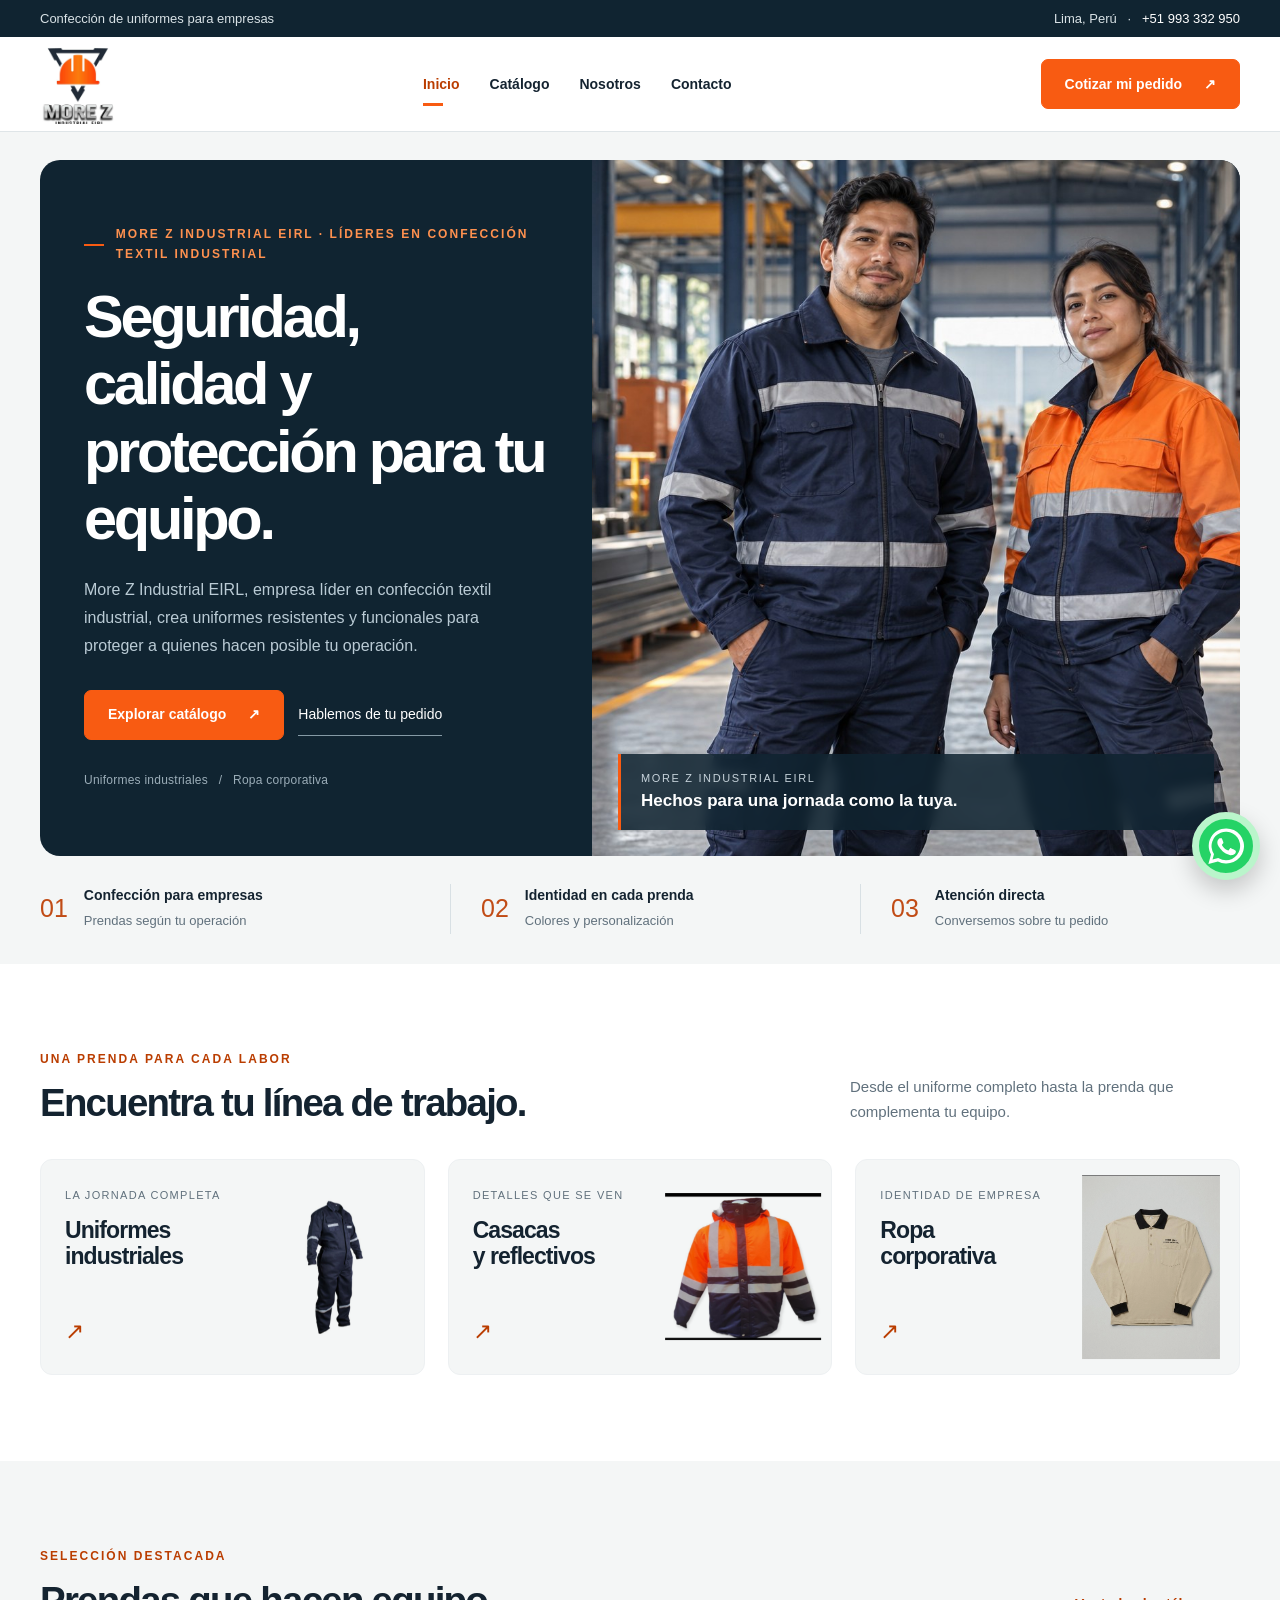
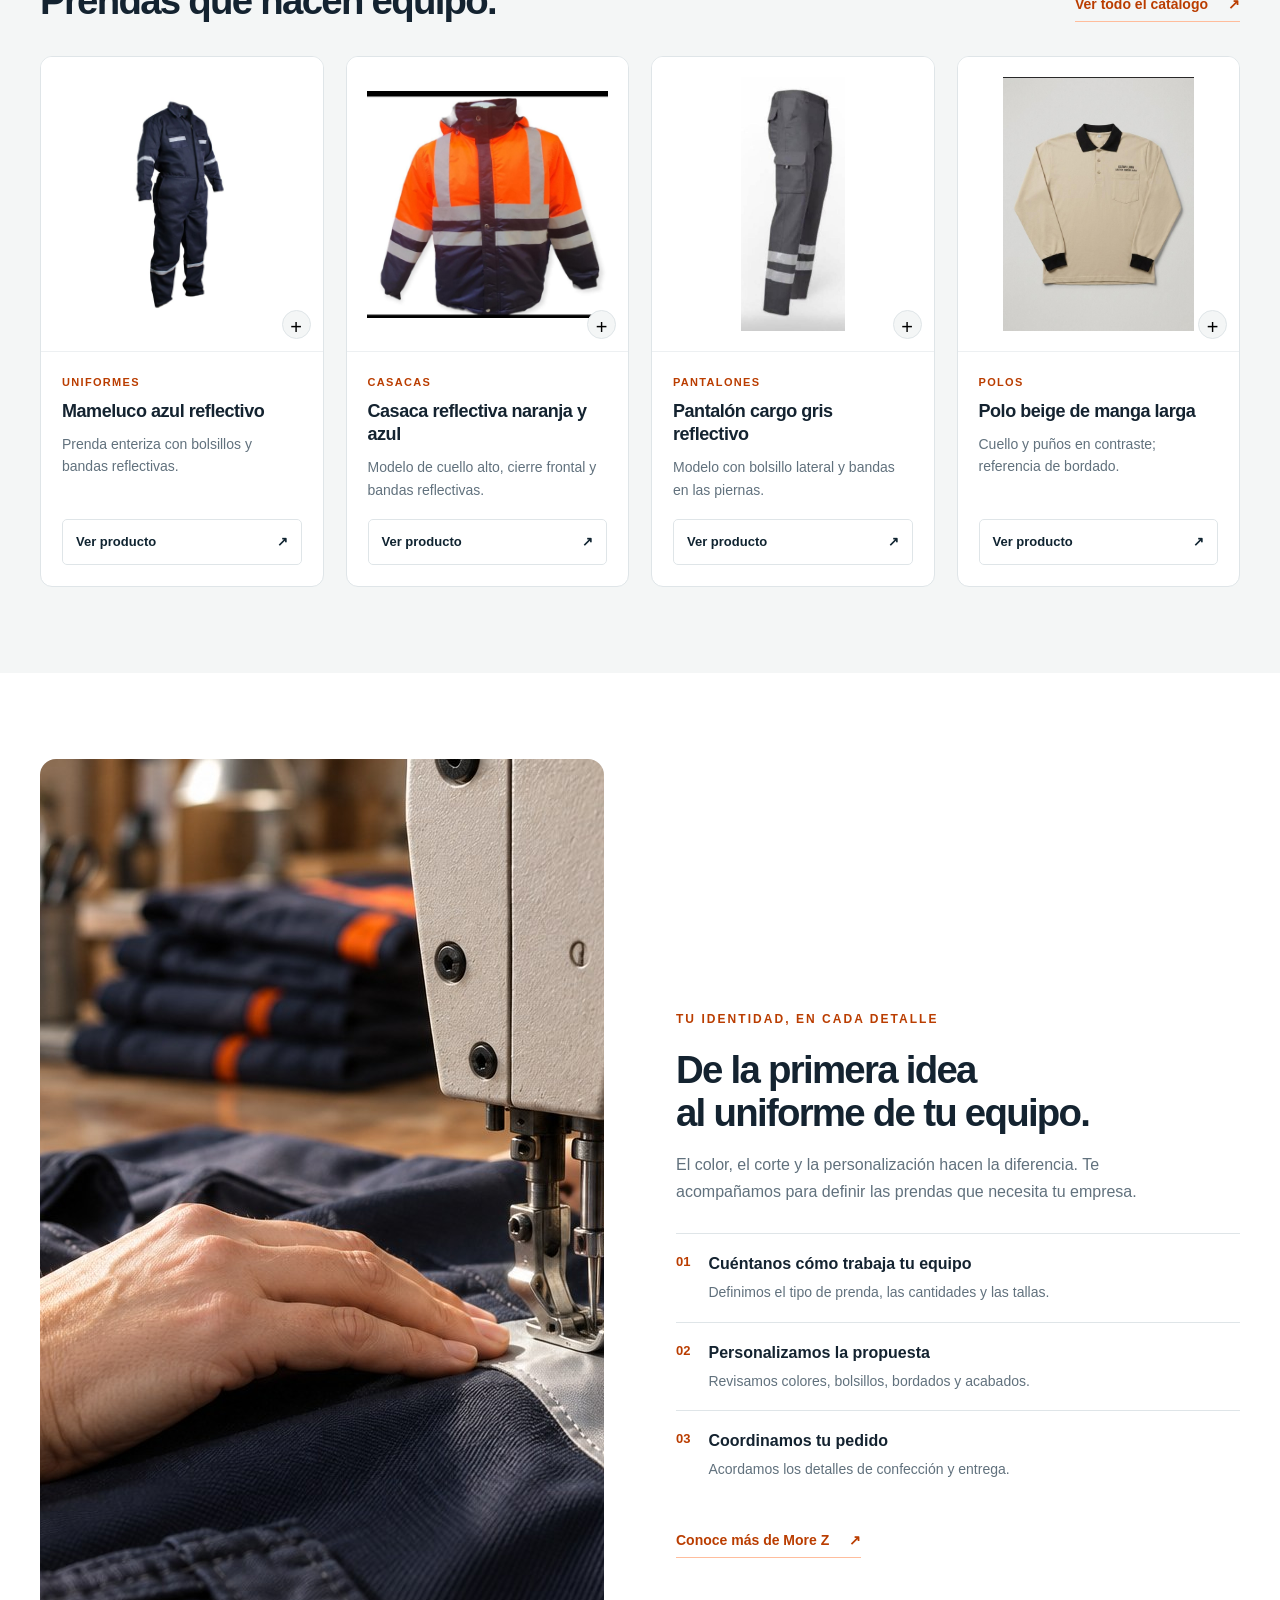
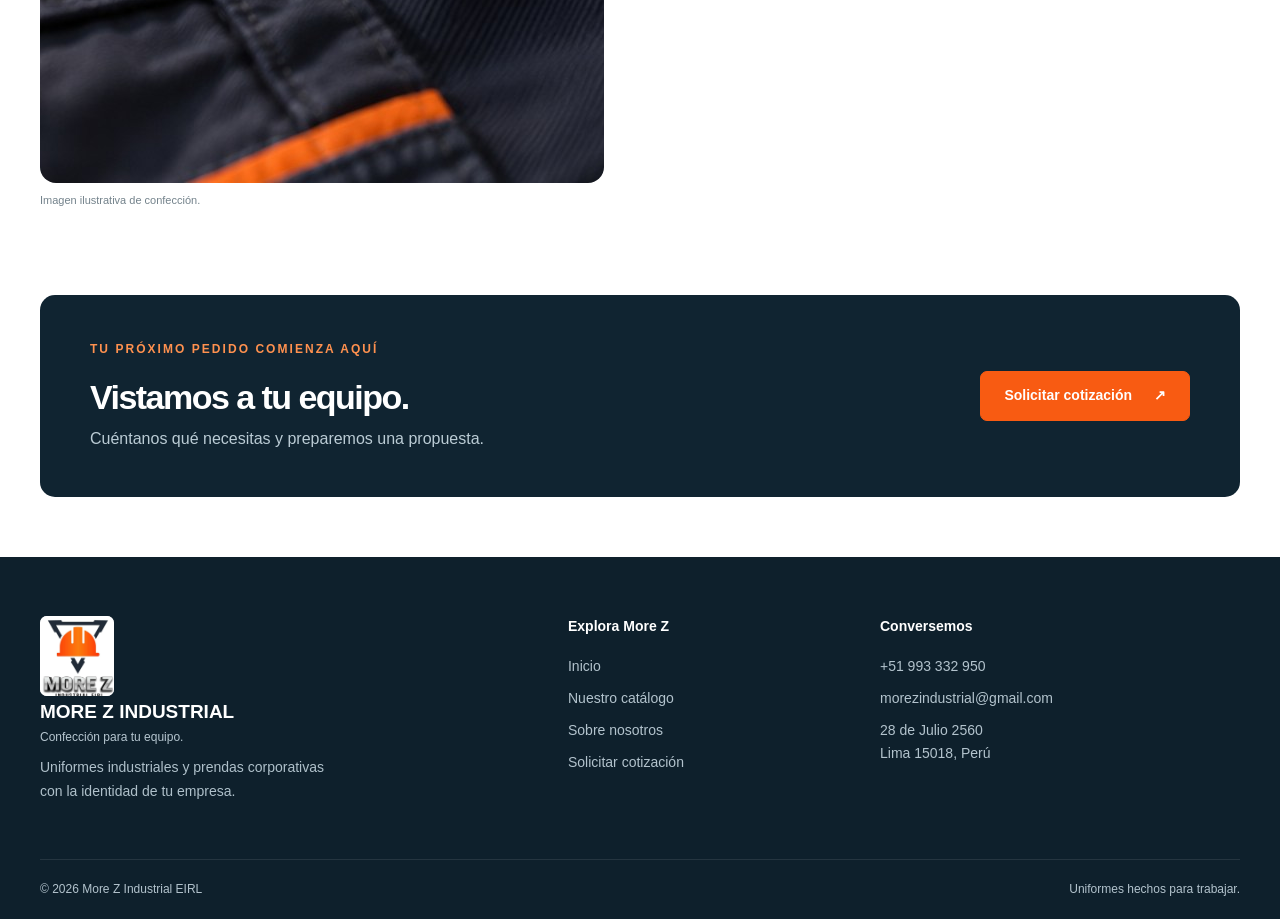
<file: index.html>
<!doctype html>
<html lang="es">
<head>
<meta charset="utf-8">
<meta name="viewport" content="width=device-width, initial-scale=1">
<meta name="theme-color" content="#102431">
<title>More Z Industrial EIRL</title>
<meta name="description" content="Confección de uniformes industriales, casacas, chalecos y prendas corporativas en Lima. Conoce el catálogo More Z Industrial.">
<link rel="icon" href="public/logo-morez.png">
<link rel="stylesheet" href="site.css?v=20260930-1">
<link rel="preload" as="image" href="public/hero-morez-v3.jpg">
<script src="site.js?v=20260930-1" defer></script>
</head>
<body>
<a class="skip" href="#contenido">Saltar al contenido</a>
<div class="topbar"><div class="container"><span>Confección de uniformes para empresas</span><span class="top-location">Lima, Perú &nbsp; · &nbsp; <a href="tel:+51993332950">+51 993 332 950</a></span></div></div>
<header class="site-header"><div class="container header-inner">
<a class="brand" href="index.html"><span class="logo-window"><img src="public/logo-morez.png" width="1080" height="1095" alt="More Z Industrial EIRL"></span></a>
<nav class="nav-links" id="navegacion" aria-label="Navegación principal"><a href="index.html" aria-current="page">Inicio</a><a href="catalogo.html">Catálogo</a><a href="nosotros.html">Nosotros</a><a href="contacto.html">Contacto</a></nav>
<a class="btn header-cta" href="contacto.html">Cotizar mi pedido <span aria-hidden="true">↗</span></a>
<button class="menu" type="button" aria-label="Abrir menú" aria-controls="navegacion" aria-expanded="false">☰</button>
</div></header>
<main id="contenido">

<section class="hero-shell"><div class="container">
<div class="hero"><div class="hero-copy"><span class="eyebrow line">Confección industrial · Lima, Perú</span><h1>Tu equipo.<br>Tu identidad.<br><em>El uniforme<br>correcto.</em></h1><p>Ropa de trabajo que acompaña cada jornada. Confeccionamos uniformes con los detalles y la identidad de tu empresa.</p><div class="hero-actions"><a class="btn" href="catalogo.html">Explorar catálogo <span aria-hidden="true">↗</span></a><a class="plain-link" href="contacto.html">Hablemos de tu pedido</a></div><p class="hero-footnote">Uniformes industriales &nbsp; / &nbsp; Ropa corporativa</p></div><div class="hero-photo"><img src="public/hero-morez-v3.jpg" alt="Imagen ilustrativa de dos profesionales con uniformes industriales azules y naranjas" width="1536" height="1024" fetchpriority="high"><div class="photo-label"><small>More Z Industrial EIRL</small><strong>Hechos para una jornada como la tuya.</strong></div></div></div>
<div class="benefits"><div class="benefit"><span>01</span><div><strong>Confección para empresas</strong><small>Prendas según tu operación</small></div></div><div class="benefit"><span>02</span><div><strong>Identidad en cada prenda</strong><small>Colores y personalización</small></div></div><div class="benefit"><span>03</span><div><strong>Atención directa</strong><small>Conversemos sobre tu pedido</small></div></div></div></div></section>
<section class="section"><div class="container"><div class="section-head"><div><span class="eyebrow">Una prenda para cada labor</span><h2>Encuentra tu línea de trabajo.</h2></div><p>Desde el uniforme completo hasta la prenda que complementa tu equipo.</p></div>
<div class="category-grid">
<a class="category" href="catalogo.html?categoria=uniformes"><div class="category-content"><small>La jornada completa</small><h3>Uniformes<br>industriales</h3><span class="arrow" aria-hidden="true">↗</span></div><img src="public/catalog/product-24.jpeg" alt="Mameluco azul reflectivo" width="400" height="500" loading="lazy"></a>
<a class="category" href="catalogo.html?categoria=casacas"><div class="category-content"><small>Detalles que se ven</small><h3>Casacas<br>y reflectivos</h3><span class="arrow" aria-hidden="true">↗</span></div><img src="public/catalog/product-02.jpeg" alt="Casaca reflectiva naranja y azul" width="400" height="500" loading="lazy"></a>
<a class="category" href="catalogo.html?categoria=polos"><div class="category-content"><small>Identidad de empresa</small><h3>Ropa<br>corporativa</h3><span class="arrow" aria-hidden="true">↗</span></div><img src="public/catalog/product-21.jpeg" alt="Polo beige corporativo" width="400" height="500" loading="lazy"></a>
</div></div></section>
<section class="section soft" id="productos"><div class="container"><div class="section-head"><div><span class="eyebrow">Selección destacada</span><h2>Prendas que hacen equipo.</h2></div><a class="text-link" href="catalogo.html">Ver todo el catálogo <span aria-hidden="true">↗</span></a></div><div class="product-grid"><article class="product-card" data-category="uniformes"><button class="product-photo" type="button" data-product="24" aria-label="Ver Mameluco azul reflectivo"><img src="public/catalog/product-24.jpeg" alt="Mameluco azul reflectivo" loading="lazy" width="600" height="630"><span class="product-zoom" aria-hidden="true">+</span></button><div class="product-info"><span class="product-type">Uniformes</span><h3>Mameluco azul reflectivo</h3><p>Prenda enteriza con bolsillos y bandas reflectivas.</p><button class="product-button" type="button" data-product="24">Ver producto <span aria-hidden="true">↗</span></button></div></article>
<article class="product-card" data-category="casacas"><button class="product-photo" type="button" data-product="2" aria-label="Ver Casaca reflectiva naranja y azul"><img src="public/catalog/product-02.jpeg" alt="Casaca reflectiva naranja y azul" loading="lazy" width="600" height="630"><span class="product-zoom" aria-hidden="true">+</span></button><div class="product-info"><span class="product-type">Casacas</span><h3>Casaca reflectiva naranja y azul</h3><p>Modelo de cuello alto, cierre frontal y bandas reflectivas.</p><button class="product-button" type="button" data-product="2">Ver producto <span aria-hidden="true">↗</span></button></div></article>
<article class="product-card" data-category="pantalones"><button class="product-photo" type="button" data-product="22" aria-label="Ver Pantalón cargo gris reflectivo"><img src="public/catalog/product-22.jpeg" alt="Pantalón cargo gris reflectivo" loading="lazy" width="600" height="630"><span class="product-zoom" aria-hidden="true">+</span></button><div class="product-info"><span class="product-type">Pantalones</span><h3>Pantalón cargo gris reflectivo</h3><p>Modelo con bolsillo lateral y bandas en las piernas.</p><button class="product-button" type="button" data-product="22">Ver producto <span aria-hidden="true">↗</span></button></div></article>
<article class="product-card" data-category="polos"><button class="product-photo" type="button" data-product="21" aria-label="Ver Polo beige de manga larga"><img src="public/catalog/product-21.jpeg" alt="Polo beige de manga larga" loading="lazy" width="600" height="630"><span class="product-zoom" aria-hidden="true">+</span></button><div class="product-info"><span class="product-type">Polos</span><h3>Polo beige de manga larga</h3><p>Cuello y puños en contraste; referencia de bordado.</p><button class="product-button" type="button" data-product="21">Ver producto <span aria-hidden="true">↗</span></button></div></article></div></div></section>
<section class="section"><div class="container craft-grid"><div class="craft-photo"><img src="public/confeccion-morez.jpg" alt="Detalle ilustrativo de costura sobre tela azul y cinta reflectiva" width="1536" height="1024" loading="lazy"><div class="image-caption">Imagen ilustrativa de confección.</div></div><div class="craft-copy"><span class="eyebrow">Tu identidad, en cada detalle</span><h2>De la primera idea<br>al uniforme de tu equipo.</h2><p>El color, el corte y la personalización hacen la diferencia. Te acompañamos para definir las prendas que necesita tu empresa.</p><ol class="number-list"><li><span>01</span><div><strong>Cuéntanos cómo trabaja tu equipo</strong><p>Definimos el tipo de prenda, las cantidades y las tallas.</p></div></li><li><span>02</span><div><strong>Personalizamos la propuesta</strong><p>Revisamos colores, bolsillos, bordados y acabados.</p></div></li><li><span>03</span><div><strong>Coordinamos tu pedido</strong><p>Acordamos los detalles de confección y entrega.</p></div></li></ol><a class="text-link" href="nosotros.html">Conoce más de More Z <span aria-hidden="true">↗</span></a></div></div></section><section class="container"><div class="cta-panel"><div><span class="eyebrow">Tu próximo pedido comienza aquí</span><h2>Vistamos a tu equipo.</h2><p>Cuéntanos qué necesitas y preparemos una propuesta.</p></div><a class="btn" href="contacto.html">Solicitar cotización <span aria-hidden="true">↗</span></a></div></section>
</main>
<footer class="site-footer"><div class="container footer-grid">
<div><a class="footer-brand" href="index.html"><span class="logo-window"><img src="public/logo-morez.png" width="1080" height="1095" alt="More Z Industrial EIRL"></span><span><strong>MORE Z INDUSTRIAL</strong><small>Confección para tu equipo.</small></span></a><p>Uniformes industriales y prendas corporativas con la identidad de tu empresa.</p></div>
<div><h3>Explora More Z</h3><a href="index.html">Inicio</a><a href="catalogo.html">Nuestro catálogo</a><a href="nosotros.html">Sobre nosotros</a><a href="contacto.html">Solicitar cotización</a></div>
<div><h3>Conversemos</h3><a href="tel:+51993332950">+51 993 332 950</a><a href="mailto:morezindustrial@gmail.com">morezindustrial@gmail.com</a><a href="contacto.html#ubicacion">28 de Julio 2560<br>Lima 15018, Perú</a></div>
</div><div class="container footer-bottom"><span>© 2026 More Z Industrial EIRL</span><span>Uniformes hechos para trabajar.</span></div></footer>
<dialog class="modal" id="producto-modal" aria-labelledby="modal-title"><button class="modal-close" type="button" aria-label="Cerrar detalle">×</button><div class="modal-layout"><div class="modal-image"><img id="modal-img" alt=""></div><div class="modal-copy"><span class="eyebrow" id="modal-category"></span><h2 id="modal-title"></h2><p id="modal-description"></p><p>Consulta tallas, colores, cantidades y opciones de personalización para este modelo.</p><a class="btn" id="modal-quote" href="contacto.html">Cotizar este modelo <span aria-hidden="true">↗</span></a></div></div></dialog>
  <script>
    const heroEyebrow = document.querySelector('.hero .eyebrow, .hero .kicker, .hero small, main .eyebrow, main .kicker');
    const heroTitle = document.querySelector('.hero h1, main h1, h1');
    const heroText = document.querySelector('.hero p, main h1 + p, h1 + p');
    if (heroEyebrow) heroEyebrow.textContent = 'MORE Z INDUSTRIAL EIRL · LÍDERES EN CONFECCIÓN TEXTIL INDUSTRIAL';
    if (heroTitle) heroTitle.textContent = 'Seguridad, calidad y protección para tu equipo.';
    if (heroText) heroText.textContent = 'More Z Industrial EIRL, empresa líder en confección textil industrial, crea uniformes resistentes y funcionales para proteger a quienes hacen posible tu operación.';
  </script>
  <script src="seo.js"></script>

</body>
</html>
</file>
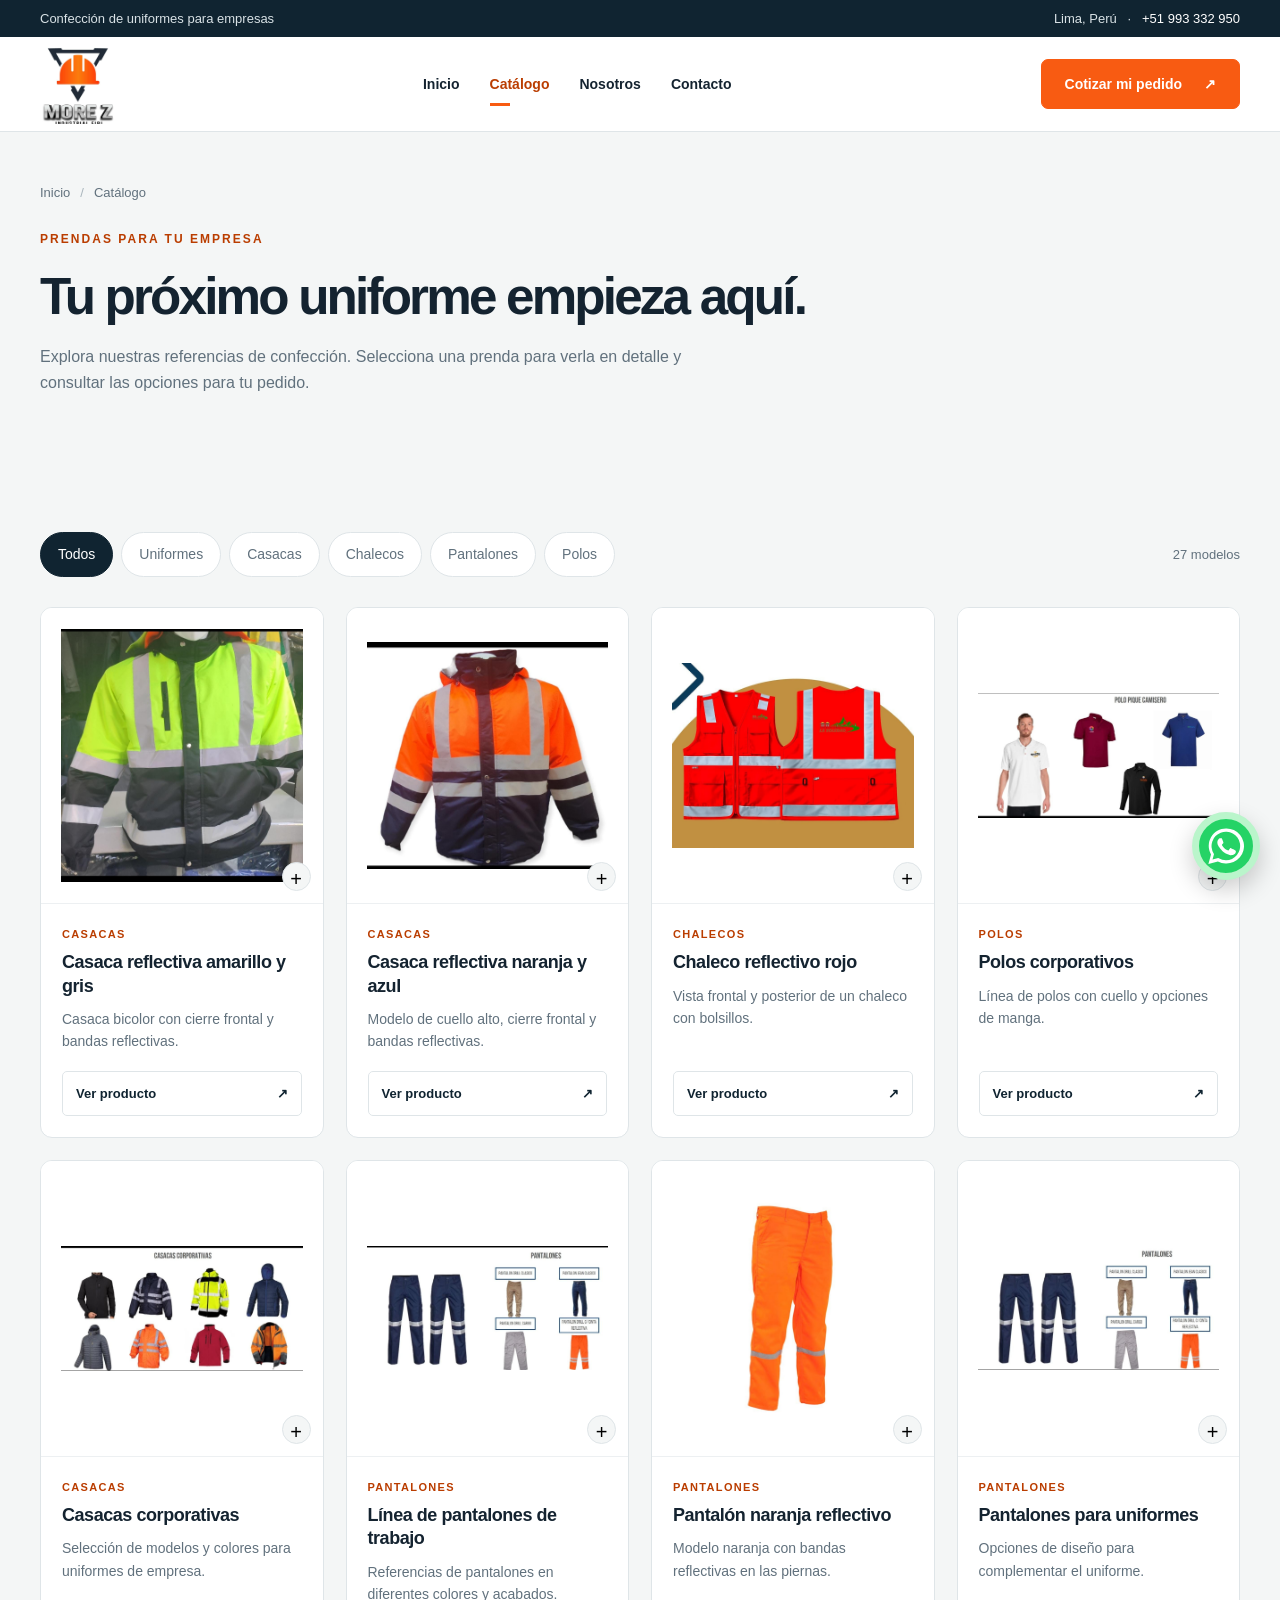
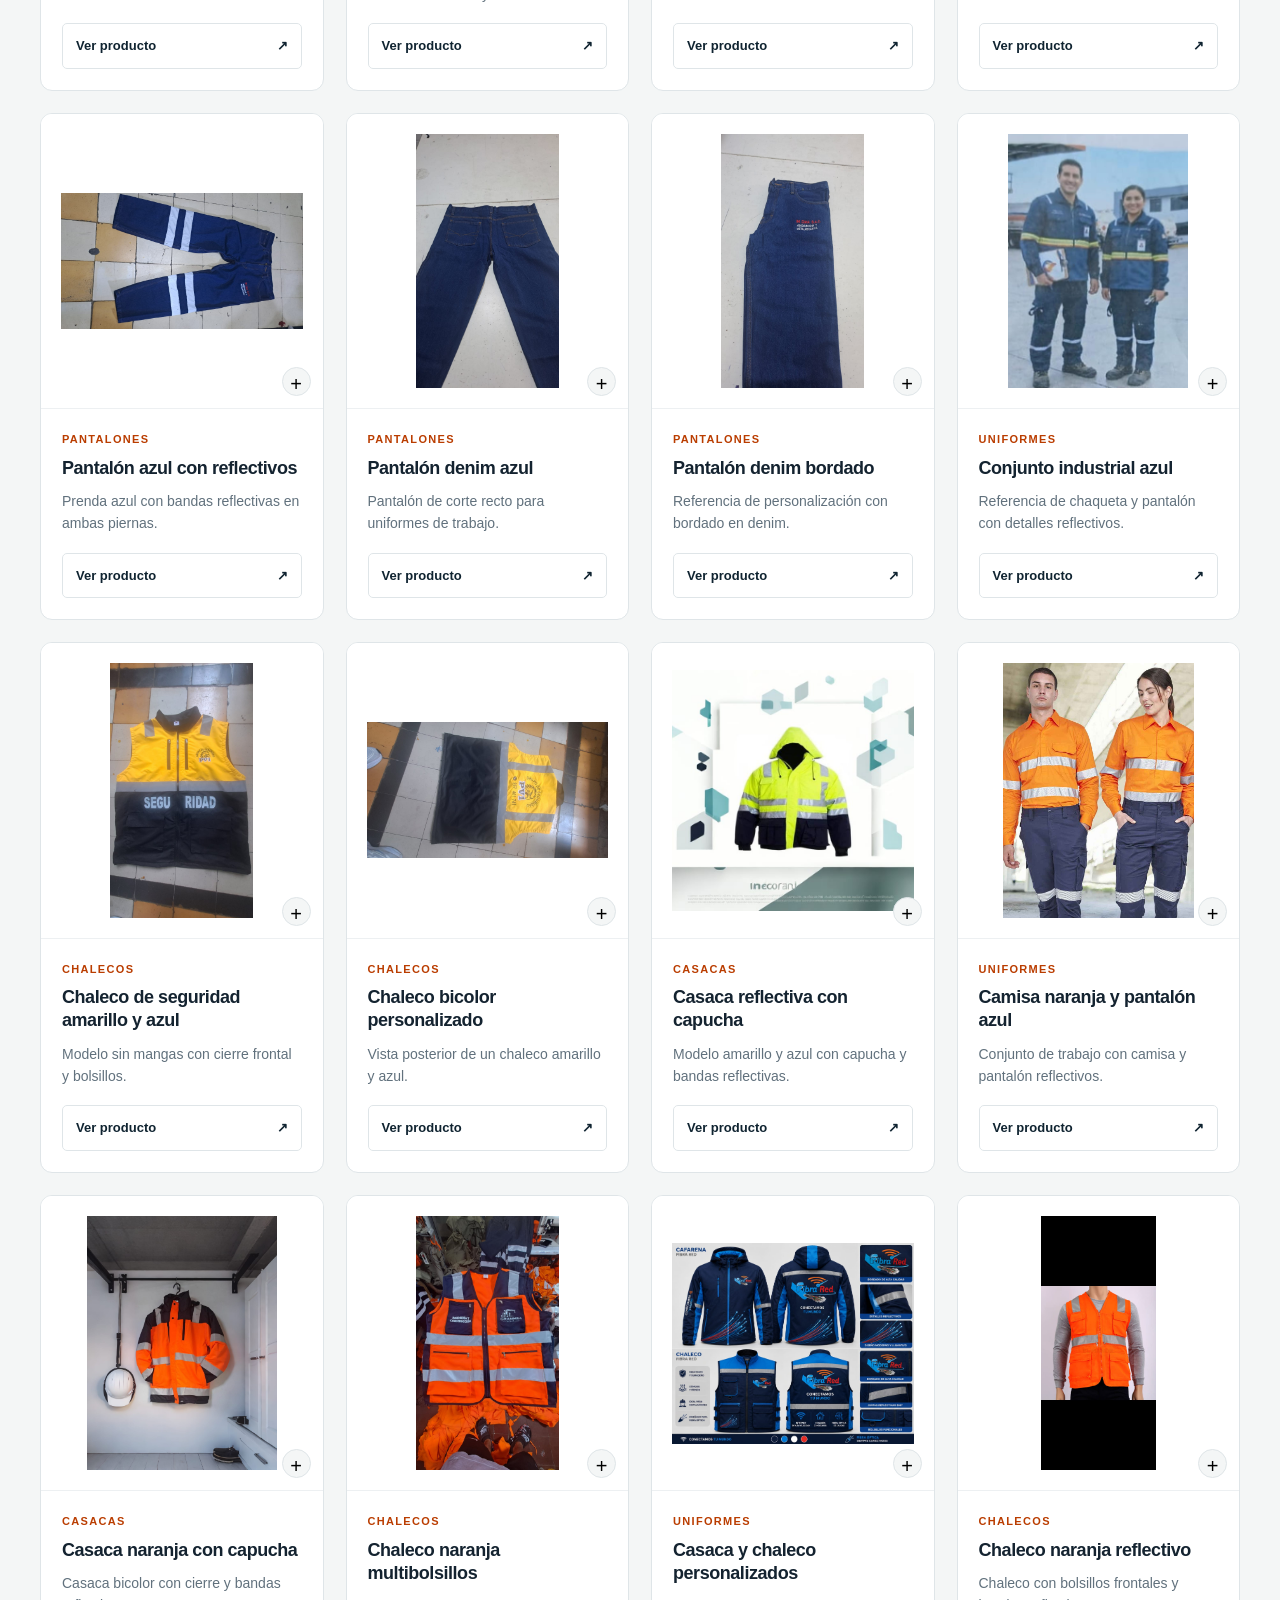
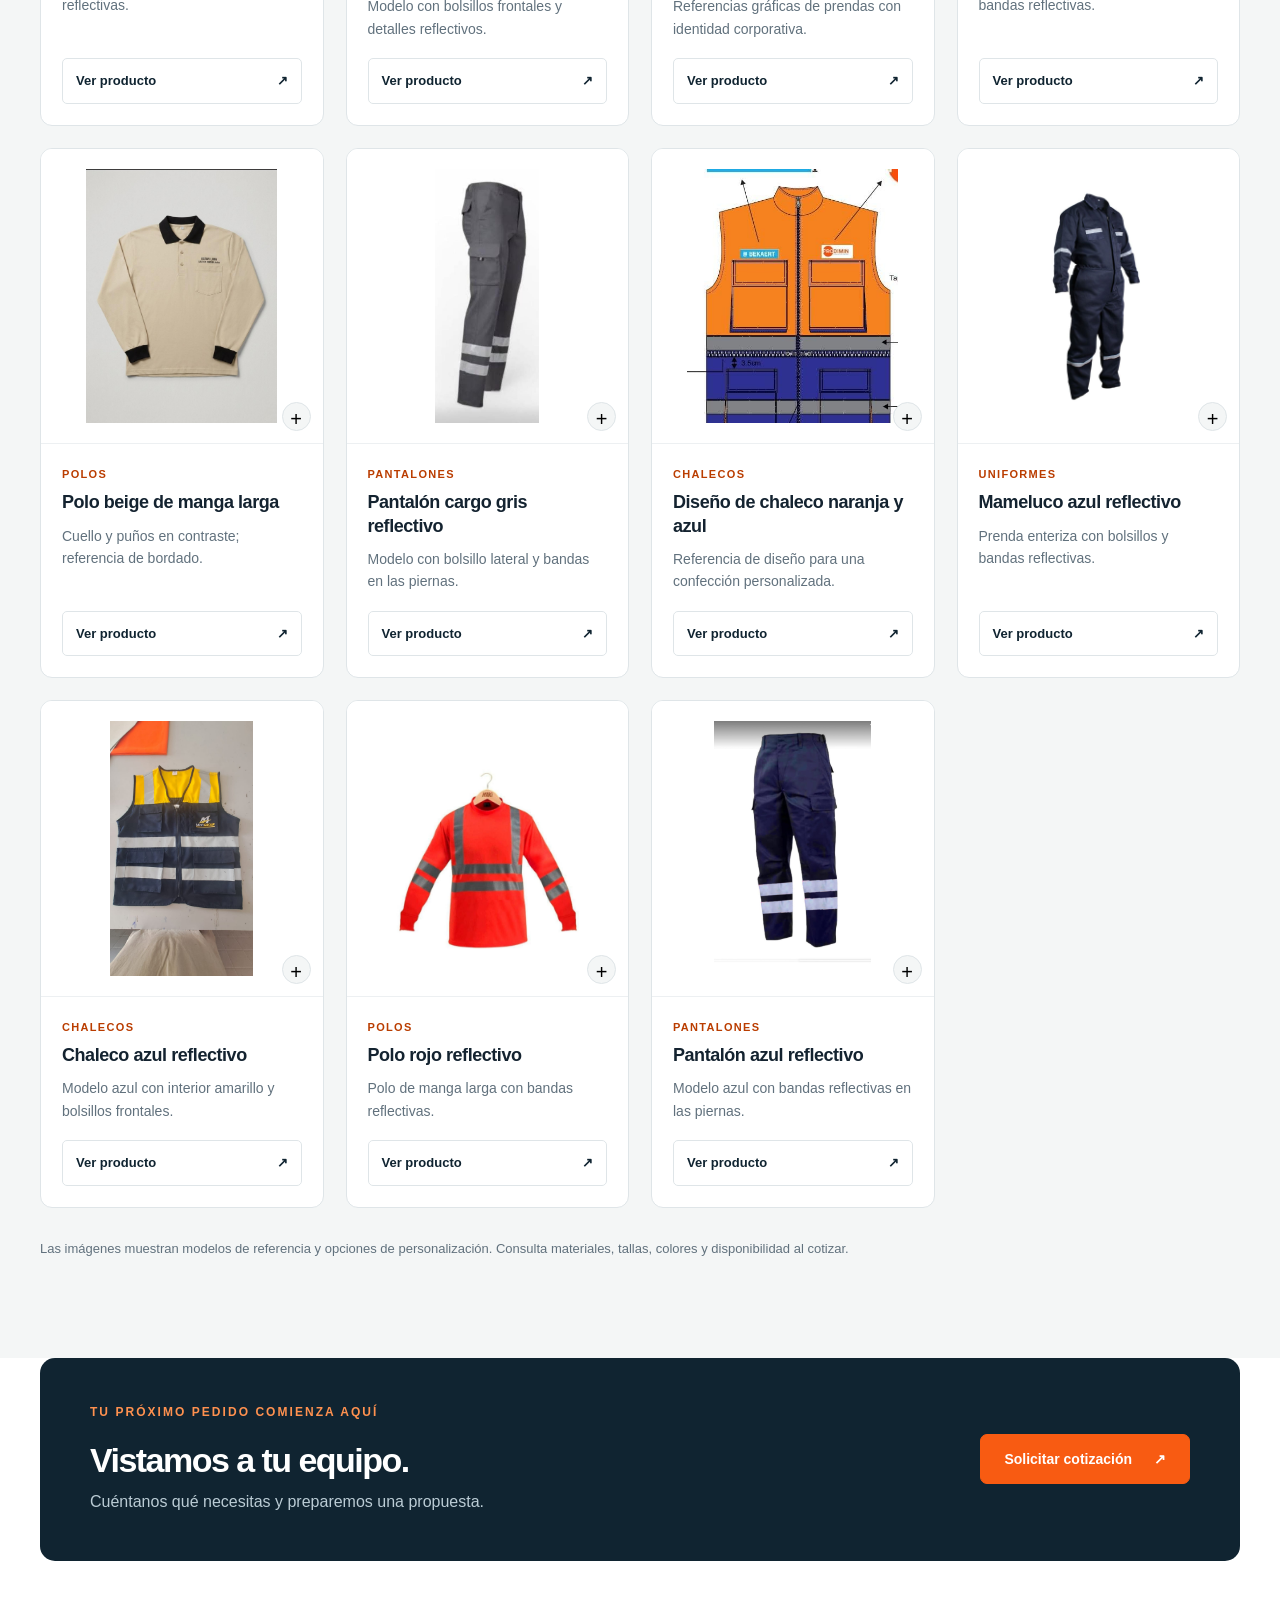
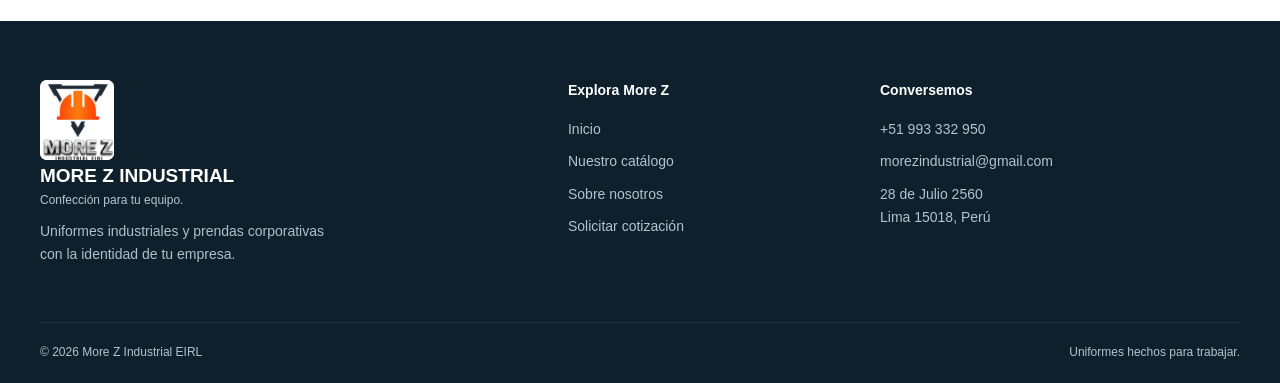
<file: catalogo.html>
<!doctype html>
<html lang="es">
<head>
<meta charset="utf-8">
<meta name="viewport" content="width=device-width, initial-scale=1">
<meta name="theme-color" content="#102431">
<title>Catálogo | More Z Industrial EIRL</title>
<meta name="description" content="Explora los modelos de uniformes, casacas, chalecos, pantalones y polos de More Z Industrial.">
<link rel="icon" href="public/logo-morez.png">
<link rel="stylesheet" href="site.css?v=20260930-1">

<script src="site.js?v=20260930-1" defer></script>
</head>
<body>
<a class="skip" href="#contenido">Saltar al contenido</a>
<div class="topbar"><div class="container"><span>Confección de uniformes para empresas</span><span class="top-location">Lima, Perú &nbsp; · &nbsp; <a href="tel:+51993332950">+51 993 332 950</a></span></div></div>
<header class="site-header"><div class="container header-inner">
<a class="brand" href="index.html"><span class="logo-window"><img src="public/logo-morez.png" width="1080" height="1095" alt="More Z Industrial EIRL"></span></a>
<nav class="nav-links" id="navegacion" aria-label="Navegación principal"><a href="index.html">Inicio</a><a href="catalogo.html" aria-current="page">Catálogo</a><a href="nosotros.html">Nosotros</a><a href="contacto.html">Contacto</a></nav>
<a class="btn header-cta" href="contacto.html">Cotizar mi pedido <span aria-hidden="true">↗</span></a>
<button class="menu" type="button" aria-label="Abrir menú" aria-controls="navegacion" aria-expanded="false">☰</button>
</div></header>
<main id="contenido">

<section class="page-intro"><div class="container"><div class="breadcrumb"><a href="index.html">Inicio</a><span>/</span>Catálogo</div><span class="eyebrow">Prendas para tu empresa</span><h1>Tu próximo uniforme empieza aquí.</h1><p>Explora nuestras referencias de confección. Selecciona una prenda para verla en detalle y consultar las opciones para tu pedido.</p></div></section>
<section class="section soft"><div class="container"><div class="catalog-tools"><div class="filter-list" role="group" aria-label="Filtrar por tipo de prenda"><button type="button" class="filter" data-filter="todos" aria-pressed="true">Todos</button><button type="button" class="filter" data-filter="uniformes" aria-pressed="false">Uniformes</button><button type="button" class="filter" data-filter="casacas" aria-pressed="false">Casacas</button><button type="button" class="filter" data-filter="chalecos" aria-pressed="false">Chalecos</button><button type="button" class="filter" data-filter="pantalones" aria-pressed="false">Pantalones</button><button type="button" class="filter" data-filter="polos" aria-pressed="false">Polos</button></div><span class="result-count" aria-live="polite" id="result-count">27 modelos</span></div><div class="product-grid" id="catalog-grid"><article class="product-card" data-category="casacas"><button class="product-photo" type="button" data-product="1" aria-label="Ver Casaca reflectiva amarillo y gris"><img src="public/catalog/product-01.jpeg" alt="Casaca reflectiva amarillo y gris" loading="lazy" width="600" height="630"><span class="product-zoom" aria-hidden="true">+</span></button><div class="product-info"><span class="product-type">Casacas</span><h3>Casaca reflectiva amarillo y gris</h3><p>Casaca bicolor con cierre frontal y bandas reflectivas.</p><button class="product-button" type="button" data-product="1">Ver producto <span aria-hidden="true">↗</span></button></div></article>
<article class="product-card" data-category="casacas"><button class="product-photo" type="button" data-product="2" aria-label="Ver Casaca reflectiva naranja y azul"><img src="public/catalog/product-02.jpeg" alt="Casaca reflectiva naranja y azul" loading="lazy" width="600" height="630"><span class="product-zoom" aria-hidden="true">+</span></button><div class="product-info"><span class="product-type">Casacas</span><h3>Casaca reflectiva naranja y azul</h3><p>Modelo de cuello alto, cierre frontal y bandas reflectivas.</p><button class="product-button" type="button" data-product="2">Ver producto <span aria-hidden="true">↗</span></button></div></article>
<article class="product-card" data-category="chalecos"><button class="product-photo" type="button" data-product="3" aria-label="Ver Chaleco reflectivo rojo"><img src="public/catalog/product-03.jpeg" alt="Chaleco reflectivo rojo" loading="lazy" width="600" height="630"><span class="product-zoom" aria-hidden="true">+</span></button><div class="product-info"><span class="product-type">Chalecos</span><h3>Chaleco reflectivo rojo</h3><p>Vista frontal y posterior de un chaleco con bolsillos.</p><button class="product-button" type="button" data-product="3">Ver producto <span aria-hidden="true">↗</span></button></div></article>
<article class="product-card" data-category="polos"><button class="product-photo" type="button" data-product="4" aria-label="Ver Polos corporativos"><img src="public/catalog/product-04.jpeg" alt="Polos corporativos" loading="lazy" width="600" height="630"><span class="product-zoom" aria-hidden="true">+</span></button><div class="product-info"><span class="product-type">Polos</span><h3>Polos corporativos</h3><p>Línea de polos con cuello y opciones de manga.</p><button class="product-button" type="button" data-product="4">Ver producto <span aria-hidden="true">↗</span></button></div></article>
<article class="product-card" data-category="casacas"><button class="product-photo" type="button" data-product="5" aria-label="Ver Casacas corporativas"><img src="public/catalog/product-05.jpeg" alt="Casacas corporativas" loading="lazy" width="600" height="630"><span class="product-zoom" aria-hidden="true">+</span></button><div class="product-info"><span class="product-type">Casacas</span><h3>Casacas corporativas</h3><p>Selección de modelos y colores para uniformes de empresa.</p><button class="product-button" type="button" data-product="5">Ver producto <span aria-hidden="true">↗</span></button></div></article>
<article class="product-card" data-category="pantalones"><button class="product-photo" type="button" data-product="6" aria-label="Ver Línea de pantalones de trabajo"><img src="public/catalog/product-06.jpeg" alt="Línea de pantalones de trabajo" loading="lazy" width="600" height="630"><span class="product-zoom" aria-hidden="true">+</span></button><div class="product-info"><span class="product-type">Pantalones</span><h3>Línea de pantalones de trabajo</h3><p>Referencias de pantalones en diferentes colores y acabados.</p><button class="product-button" type="button" data-product="6">Ver producto <span aria-hidden="true">↗</span></button></div></article>
<article class="product-card" data-category="pantalones"><button class="product-photo" type="button" data-product="7" aria-label="Ver Pantalón naranja reflectivo"><img src="public/catalog/product-07.jpeg" alt="Pantalón naranja reflectivo" loading="lazy" width="600" height="630"><span class="product-zoom" aria-hidden="true">+</span></button><div class="product-info"><span class="product-type">Pantalones</span><h3>Pantalón naranja reflectivo</h3><p>Modelo naranja con bandas reflectivas en las piernas.</p><button class="product-button" type="button" data-product="7">Ver producto <span aria-hidden="true">↗</span></button></div></article>
<article class="product-card" data-category="pantalones"><button class="product-photo" type="button" data-product="8" aria-label="Ver Pantalones para uniformes"><img src="public/catalog/product-08.jpeg" alt="Pantalones para uniformes" loading="lazy" width="600" height="630"><span class="product-zoom" aria-hidden="true">+</span></button><div class="product-info"><span class="product-type">Pantalones</span><h3>Pantalones para uniformes</h3><p>Opciones de diseño para complementar el uniforme.</p><button class="product-button" type="button" data-product="8">Ver producto <span aria-hidden="true">↗</span></button></div></article>
<article class="product-card" data-category="pantalones"><button class="product-photo" type="button" data-product="9" aria-label="Ver Pantalón azul con reflectivos"><img src="public/catalog/product-09.jpeg" alt="Pantalón azul con reflectivos" loading="lazy" width="600" height="630"><span class="product-zoom" aria-hidden="true">+</span></button><div class="product-info"><span class="product-type">Pantalones</span><h3>Pantalón azul con reflectivos</h3><p>Prenda azul con bandas reflectivas en ambas piernas.</p><button class="product-button" type="button" data-product="9">Ver producto <span aria-hidden="true">↗</span></button></div></article>
<article class="product-card" data-category="pantalones"><button class="product-photo" type="button" data-product="10" aria-label="Ver Pantalón denim azul"><img src="public/catalog/product-10.jpeg" alt="Pantalón denim azul" loading="lazy" width="600" height="630"><span class="product-zoom" aria-hidden="true">+</span></button><div class="product-info"><span class="product-type">Pantalones</span><h3>Pantalón denim azul</h3><p>Pantalón de corte recto para uniformes de trabajo.</p><button class="product-button" type="button" data-product="10">Ver producto <span aria-hidden="true">↗</span></button></div></article>
<article class="product-card" data-category="pantalones"><button class="product-photo" type="button" data-product="11" aria-label="Ver Pantalón denim bordado"><img src="public/catalog/product-11.jpeg" alt="Pantalón denim bordado" loading="lazy" width="600" height="630"><span class="product-zoom" aria-hidden="true">+</span></button><div class="product-info"><span class="product-type">Pantalones</span><h3>Pantalón denim bordado</h3><p>Referencia de personalización con bordado en denim.</p><button class="product-button" type="button" data-product="11">Ver producto <span aria-hidden="true">↗</span></button></div></article>
<article class="product-card" data-category="uniformes"><button class="product-photo" type="button" data-product="12" aria-label="Ver Conjunto industrial azul"><img src="public/catalog/product-12.jpeg" alt="Conjunto industrial azul" loading="lazy" width="600" height="630"><span class="product-zoom" aria-hidden="true">+</span></button><div class="product-info"><span class="product-type">Uniformes</span><h3>Conjunto industrial azul</h3><p>Referencia de chaqueta y pantalón con detalles reflectivos.</p><button class="product-button" type="button" data-product="12">Ver producto <span aria-hidden="true">↗</span></button></div></article>
<article class="product-card" data-category="chalecos"><button class="product-photo" type="button" data-product="13" aria-label="Ver Chaleco de seguridad amarillo y azul"><img src="public/catalog/product-13.jpeg" alt="Chaleco de seguridad amarillo y azul" loading="lazy" width="600" height="630"><span class="product-zoom" aria-hidden="true">+</span></button><div class="product-info"><span class="product-type">Chalecos</span><h3>Chaleco de seguridad amarillo y azul</h3><p>Modelo sin mangas con cierre frontal y bolsillos.</p><button class="product-button" type="button" data-product="13">Ver producto <span aria-hidden="true">↗</span></button></div></article>
<article class="product-card" data-category="chalecos"><button class="product-photo" type="button" data-product="14" aria-label="Ver Chaleco bicolor personalizado"><img src="public/catalog/product-14.jpeg" alt="Chaleco bicolor personalizado" loading="lazy" width="600" height="630"><span class="product-zoom" aria-hidden="true">+</span></button><div class="product-info"><span class="product-type">Chalecos</span><h3>Chaleco bicolor personalizado</h3><p>Vista posterior de un chaleco amarillo y azul.</p><button class="product-button" type="button" data-product="14">Ver producto <span aria-hidden="true">↗</span></button></div></article>
<article class="product-card" data-category="casacas"><button class="product-photo" type="button" data-product="15" aria-label="Ver Casaca reflectiva con capucha"><img src="public/catalog/product-15.jpeg" alt="Casaca reflectiva con capucha" loading="lazy" width="600" height="630"><span class="product-zoom" aria-hidden="true">+</span></button><div class="product-info"><span class="product-type">Casacas</span><h3>Casaca reflectiva con capucha</h3><p>Modelo amarillo y azul con capucha y bandas reflectivas.</p><button class="product-button" type="button" data-product="15">Ver producto <span aria-hidden="true">↗</span></button></div></article>
<article class="product-card" data-category="uniformes"><button class="product-photo" type="button" data-product="16" aria-label="Ver Camisa naranja y pantalón azul"><img src="public/catalog/product-16.jpeg" alt="Camisa naranja y pantalón azul" loading="lazy" width="600" height="630"><span class="product-zoom" aria-hidden="true">+</span></button><div class="product-info"><span class="product-type">Uniformes</span><h3>Camisa naranja y pantalón azul</h3><p>Conjunto de trabajo con camisa y pantalón reflectivos.</p><button class="product-button" type="button" data-product="16">Ver producto <span aria-hidden="true">↗</span></button></div></article>
<article class="product-card" data-category="casacas"><button class="product-photo" type="button" data-product="17" aria-label="Ver Casaca naranja con capucha"><img src="public/catalog/product-17.jpeg" alt="Casaca naranja con capucha" loading="lazy" width="600" height="630"><span class="product-zoom" aria-hidden="true">+</span></button><div class="product-info"><span class="product-type">Casacas</span><h3>Casaca naranja con capucha</h3><p>Casaca bicolor con cierre y bandas reflectivas.</p><button class="product-button" type="button" data-product="17">Ver producto <span aria-hidden="true">↗</span></button></div></article>
<article class="product-card" data-category="chalecos"><button class="product-photo" type="button" data-product="18" aria-label="Ver Chaleco naranja multibolsillos"><img src="public/catalog/product-18.jpeg" alt="Chaleco naranja multibolsillos" loading="lazy" width="600" height="630"><span class="product-zoom" aria-hidden="true">+</span></button><div class="product-info"><span class="product-type">Chalecos</span><h3>Chaleco naranja multibolsillos</h3><p>Modelo con bolsillos frontales y detalles reflectivos.</p><button class="product-button" type="button" data-product="18">Ver producto <span aria-hidden="true">↗</span></button></div></article>
<article class="product-card" data-category="uniformes"><button class="product-photo" type="button" data-product="19" aria-label="Ver Casaca y chaleco personalizados"><img src="public/catalog/product-19.jpeg" alt="Casaca y chaleco personalizados" loading="lazy" width="600" height="630"><span class="product-zoom" aria-hidden="true">+</span></button><div class="product-info"><span class="product-type">Uniformes</span><h3>Casaca y chaleco personalizados</h3><p>Referencias gráficas de prendas con identidad corporativa.</p><button class="product-button" type="button" data-product="19">Ver producto <span aria-hidden="true">↗</span></button></div></article>
<article class="product-card" data-category="chalecos"><button class="product-photo" type="button" data-product="20" aria-label="Ver Chaleco naranja reflectivo"><img src="public/catalog/product-20.jpeg" alt="Chaleco naranja reflectivo" loading="lazy" width="600" height="630"><span class="product-zoom" aria-hidden="true">+</span></button><div class="product-info"><span class="product-type">Chalecos</span><h3>Chaleco naranja reflectivo</h3><p>Chaleco con bolsillos frontales y bandas reflectivas.</p><button class="product-button" type="button" data-product="20">Ver producto <span aria-hidden="true">↗</span></button></div></article>
<article class="product-card" data-category="polos"><button class="product-photo" type="button" data-product="21" aria-label="Ver Polo beige de manga larga"><img src="public/catalog/product-21.jpeg" alt="Polo beige de manga larga" loading="lazy" width="600" height="630"><span class="product-zoom" aria-hidden="true">+</span></button><div class="product-info"><span class="product-type">Polos</span><h3>Polo beige de manga larga</h3><p>Cuello y puños en contraste; referencia de bordado.</p><button class="product-button" type="button" data-product="21">Ver producto <span aria-hidden="true">↗</span></button></div></article>
<article class="product-card" data-category="pantalones"><button class="product-photo" type="button" data-product="22" aria-label="Ver Pantalón cargo gris reflectivo"><img src="public/catalog/product-22.jpeg" alt="Pantalón cargo gris reflectivo" loading="lazy" width="600" height="630"><span class="product-zoom" aria-hidden="true">+</span></button><div class="product-info"><span class="product-type">Pantalones</span><h3>Pantalón cargo gris reflectivo</h3><p>Modelo con bolsillo lateral y bandas en las piernas.</p><button class="product-button" type="button" data-product="22">Ver producto <span aria-hidden="true">↗</span></button></div></article>
<article class="product-card" data-category="chalecos"><button class="product-photo" type="button" data-product="23" aria-label="Ver Diseño de chaleco naranja y azul"><img src="public/catalog/product-23.jpeg" alt="Diseño de chaleco naranja y azul" loading="lazy" width="600" height="630"><span class="product-zoom" aria-hidden="true">+</span></button><div class="product-info"><span class="product-type">Chalecos</span><h3>Diseño de chaleco naranja y azul</h3><p>Referencia de diseño para una confección personalizada.</p><button class="product-button" type="button" data-product="23">Ver producto <span aria-hidden="true">↗</span></button></div></article>
<article class="product-card" data-category="uniformes"><button class="product-photo" type="button" data-product="24" aria-label="Ver Mameluco azul reflectivo"><img src="public/catalog/product-24.jpeg" alt="Mameluco azul reflectivo" loading="lazy" width="600" height="630"><span class="product-zoom" aria-hidden="true">+</span></button><div class="product-info"><span class="product-type">Uniformes</span><h3>Mameluco azul reflectivo</h3><p>Prenda enteriza con bolsillos y bandas reflectivas.</p><button class="product-button" type="button" data-product="24">Ver producto <span aria-hidden="true">↗</span></button></div></article>
<article class="product-card" data-category="chalecos"><button class="product-photo" type="button" data-product="25" aria-label="Ver Chaleco azul reflectivo"><img src="public/catalog/product-25.jpeg" alt="Chaleco azul reflectivo" loading="lazy" width="600" height="630"><span class="product-zoom" aria-hidden="true">+</span></button><div class="product-info"><span class="product-type">Chalecos</span><h3>Chaleco azul reflectivo</h3><p>Modelo azul con interior amarillo y bolsillos frontales.</p><button class="product-button" type="button" data-product="25">Ver producto <span aria-hidden="true">↗</span></button></div></article>
<article class="product-card" data-category="polos"><button class="product-photo" type="button" data-product="26" aria-label="Ver Polo rojo reflectivo"><img src="public/catalog/product-26.jpeg" alt="Polo rojo reflectivo" loading="lazy" width="600" height="630"><span class="product-zoom" aria-hidden="true">+</span></button><div class="product-info"><span class="product-type">Polos</span><h3>Polo rojo reflectivo</h3><p>Polo de manga larga con bandas reflectivas.</p><button class="product-button" type="button" data-product="26">Ver producto <span aria-hidden="true">↗</span></button></div></article>
<article class="product-card" data-category="pantalones"><button class="product-photo" type="button" data-product="27" aria-label="Ver Pantalón azul reflectivo"><img src="public/catalog/product-27.jpeg" alt="Pantalón azul reflectivo" loading="lazy" width="600" height="630"><span class="product-zoom" aria-hidden="true">+</span></button><div class="product-info"><span class="product-type">Pantalones</span><h3>Pantalón azul reflectivo</h3><p>Modelo azul con bandas reflectivas en las piernas.</p><button class="product-button" type="button" data-product="27">Ver producto <span aria-hidden="true">↗</span></button></div></article></div><p class="catalog-note">Las imágenes muestran modelos de referencia y opciones de personalización. Consulta materiales, tallas, colores y disponibilidad al cotizar.</p></div></section><section class="container"><div class="cta-panel"><div><span class="eyebrow">Tu próximo pedido comienza aquí</span><h2>Vistamos a tu equipo.</h2><p>Cuéntanos qué necesitas y preparemos una propuesta.</p></div><a class="btn" href="contacto.html">Solicitar cotización <span aria-hidden="true">↗</span></a></div></section>
</main>
<footer class="site-footer"><div class="container footer-grid">
<div><a class="footer-brand" href="index.html"><span class="logo-window"><img src="public/logo-morez.png" width="1080" height="1095" alt="More Z Industrial EIRL"></span><span><strong>MORE Z INDUSTRIAL</strong><small>Confección para tu equipo.</small></span></a><p>Uniformes industriales y prendas corporativas con la identidad de tu empresa.</p></div>
<div><h3>Explora More Z</h3><a href="index.html">Inicio</a><a href="catalogo.html">Nuestro catálogo</a><a href="nosotros.html">Sobre nosotros</a><a href="contacto.html">Solicitar cotización</a></div>
<div><h3>Conversemos</h3><a href="tel:+51993332950">+51 993 332 950</a><a href="mailto:morezindustrial@gmail.com">morezindustrial@gmail.com</a><a href="contacto.html#ubicacion">28 de Julio 2560<br>Lima 15018, Perú</a></div>
</div><div class="container footer-bottom"><span>© 2026 More Z Industrial EIRL</span><span>Uniformes hechos para trabajar.</span></div></footer>
<dialog class="modal" id="producto-modal" aria-labelledby="modal-title"><button class="modal-close" type="button" aria-label="Cerrar detalle">×</button><div class="modal-layout"><div class="modal-image"><img id="modal-img" alt=""></div><div class="modal-copy"><span class="eyebrow" id="modal-category"></span><h2 id="modal-title"></h2><p id="modal-description"></p><p>Consulta tallas, colores, cantidades y opciones de personalización para este modelo.</p><a class="btn" id="modal-quote" href="contacto.html">Cotizar este modelo <span aria-hidden="true">↗</span></a></div></div></dialog>
  <script src="seo.js"></script>

</body>
</html>
</file>
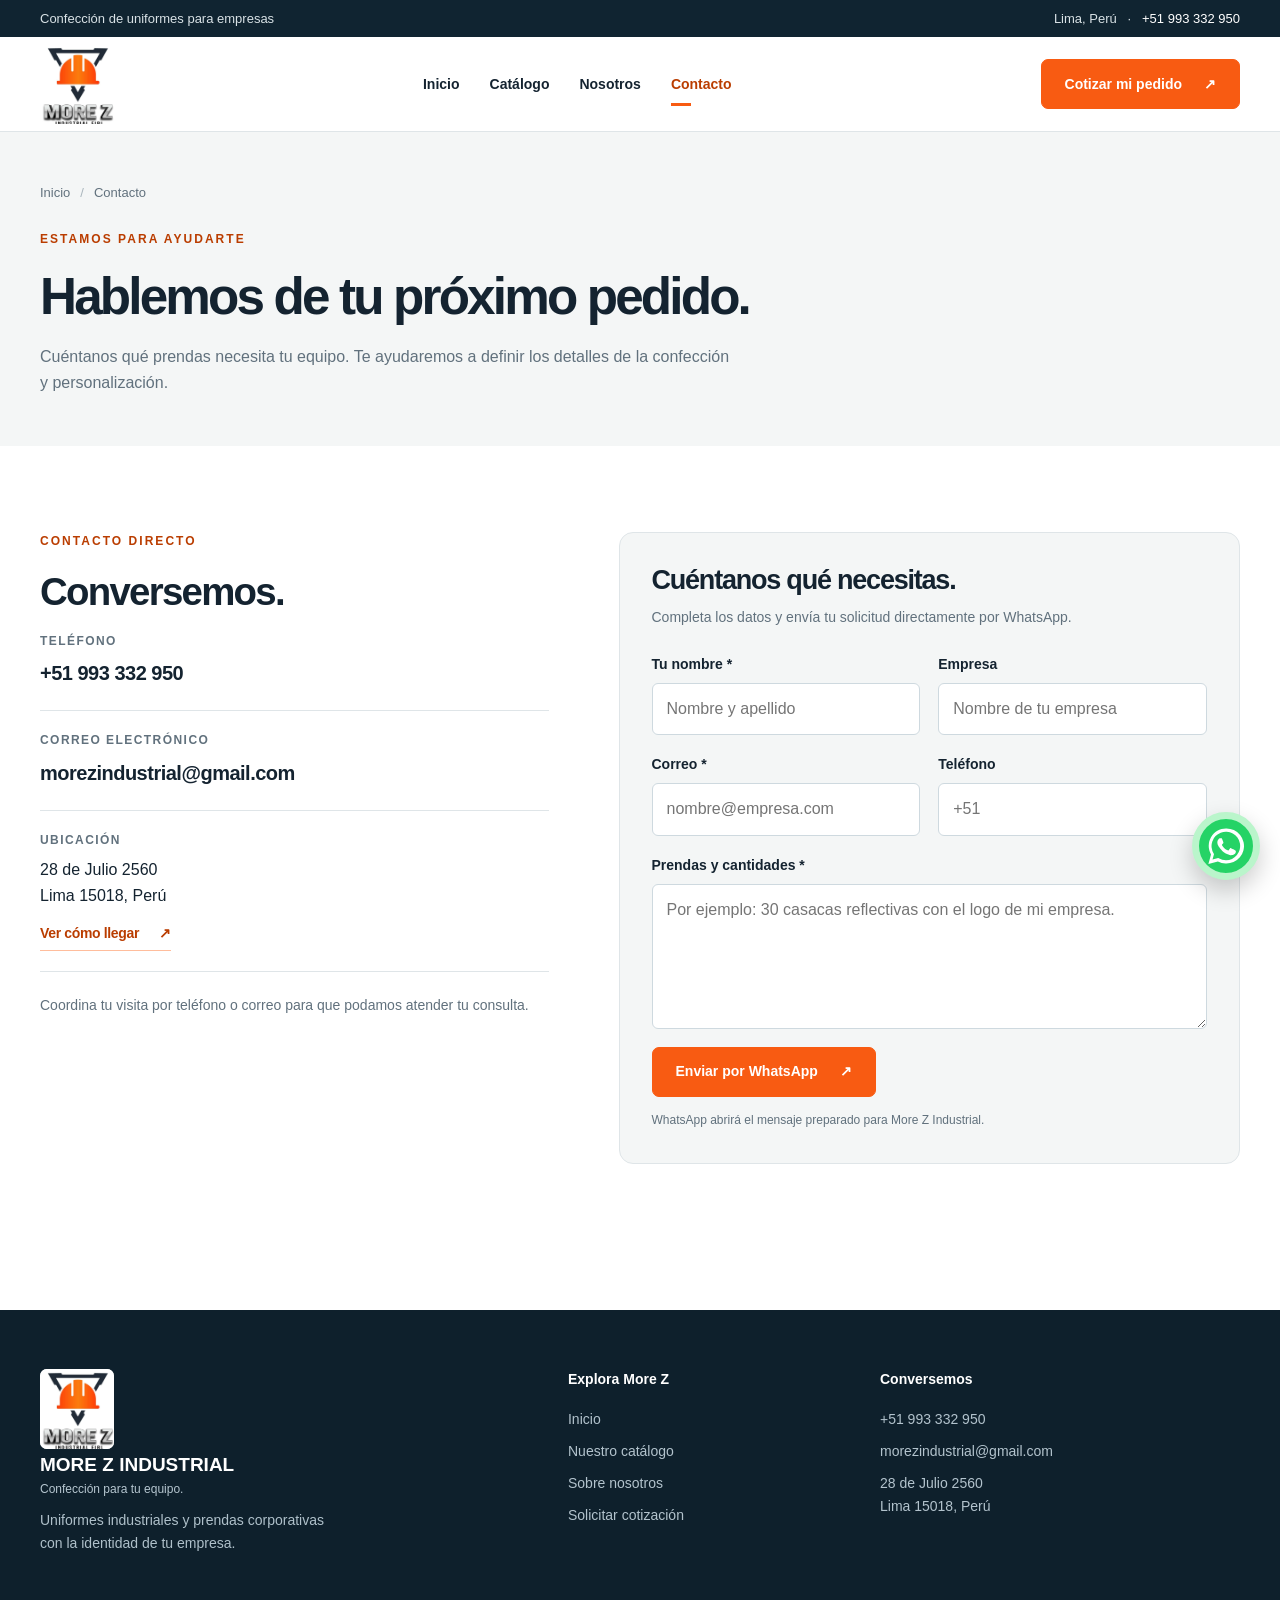
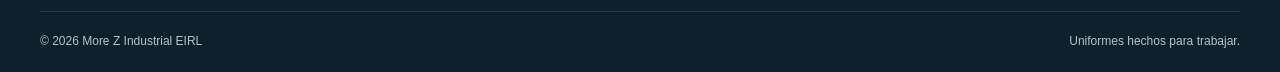
<file: contacto.html>
<!doctype html>
<html lang="es">
<head>
<meta charset="utf-8">
<meta name="viewport" content="width=device-width, initial-scale=1">
<meta name="theme-color" content="#102431">
<title>Contacto y ubicación | More Z Industrial EIRL</title>
<meta name="description" content="Solicita una cotización a More Z Industrial: +51 993 332 950, morezindustrial@gmail.com. Ubícanos en 28 de Julio 2560, Lima.">
<link rel="icon" href="public/logo-morez.png">
<link rel="stylesheet" href="site.css?v=20260930-1">

<script src="site.js?v=20260930-1" defer></script>
</head>
<body>
<a class="skip" href="#contenido">Saltar al contenido</a>
<div class="topbar"><div class="container"><span>Confección de uniformes para empresas</span><span class="top-location">Lima, Perú &nbsp; · &nbsp; <a href="tel:+51993332950">+51 993 332 950</a></span></div></div>
<header class="site-header"><div class="container header-inner">
<a class="brand" href="index.html"><span class="logo-window"><img src="public/logo-morez.png" width="1080" height="1095" alt="More Z Industrial EIRL"></span></a>
<nav class="nav-links" id="navegacion" aria-label="Navegación principal"><a href="index.html">Inicio</a><a href="catalogo.html">Catálogo</a><a href="nosotros.html">Nosotros</a><a href="contacto.html" aria-current="page">Contacto</a></nav>
<a class="btn header-cta" href="contacto.html">Cotizar mi pedido <span aria-hidden="true">↗</span></a>
<button class="menu" type="button" aria-label="Abrir menú" aria-controls="navegacion" aria-expanded="false">☰</button>
</div></header>
<main id="contenido">

<section class="page-intro"><div class="container"><div class="breadcrumb"><a href="index.html">Inicio</a><span>/</span>Contacto</div><span class="eyebrow">Estamos para ayudarte</span><h1>Hablemos de tu próximo pedido.</h1><p>Cuéntanos qué prendas necesita tu equipo. Te ayudaremos a definir los detalles de la confección y personalización.</p></div></section>
<section class="section"><div class="container contact-layout">
<div id="ubicacion"><span class="eyebrow">Contacto directo</span><h2>Conversemos.</h2><div class="contact-item"><small>Teléfono</small><a href="tel:+51993332950">+51 993 332 950</a></div><div class="contact-item"><small>Correo electrónico</small><a href="mailto:morezindustrial@gmail.com">morezindustrial@gmail.com</a></div><div class="contact-item"><small>Ubicación</small><p>28 de Julio 2560<br>Lima 15018, Perú</p><a class="text-link" href="https://www.bing.com/maps/search?q=28%20de%20julio%202560%2C%2015018&amp;cp=-12.061403%7E-77.015222&amp;lvl=16" target="_blank" rel="noopener noreferrer">Ver cómo llegar <span aria-hidden="true">↗</span></a></div><p class="contact-note">Coordina tu visita por teléfono o correo para que podamos atender tu consulta.</p></div>
<div class="form-panel" id="cotizacion"><h2>Cuéntanos qué necesitas.</h2><p>Completa los datos y envía tu solicitud directamente por WhatsApp.</p><form id="quote-form">
<div class="form-row"><div class="field"><label for="name">Tu nombre *</label><input id="name" name="name" autocomplete="name" required placeholder="Nombre y apellido"></div><div class="field"><label for="company">Empresa</label><input id="company" name="company" autocomplete="organization" placeholder="Nombre de tu empresa"></div></div>
<div class="form-row"><div class="field"><label for="email">Correo *</label><input id="email" name="email" type="email" autocomplete="email" required placeholder="nombre@empresa.com"></div><div class="field"><label for="phone">Teléfono</label><input id="phone" name="phone" type="tel" autocomplete="tel" placeholder="+51"></div></div>
<div class="field"><label for="message">Prendas y cantidades *</label><textarea id="message" name="message" required placeholder="Por ejemplo: 30 casacas reflectivas con el logo de mi empresa."></textarea></div>
<button class="btn" type="submit">Enviar por WhatsApp <span aria-hidden="true">↗</span></button><p class="form-note" id="form-note" aria-live="polite">WhatsApp abrirá el mensaje preparado para More Z Industrial.</p></form></div>
</div></section>
</main>
<footer class="site-footer"><div class="container footer-grid">
<div><a class="footer-brand" href="index.html"><span class="logo-window"><img src="public/logo-morez.png" width="1080" height="1095" alt="More Z Industrial EIRL"></span><span><strong>MORE Z INDUSTRIAL</strong><small>Confección para tu equipo.</small></span></a><p>Uniformes industriales y prendas corporativas con la identidad de tu empresa.</p></div>
<div><h3>Explora More Z</h3><a href="index.html">Inicio</a><a href="catalogo.html">Nuestro catálogo</a><a href="nosotros.html">Sobre nosotros</a><a href="contacto.html">Solicitar cotización</a></div>
<div><h3>Conversemos</h3><a href="tel:+51993332950">+51 993 332 950</a><a href="mailto:morezindustrial@gmail.com">morezindustrial@gmail.com</a><a href="contacto.html#ubicacion">28 de Julio 2560<br>Lima 15018, Perú</a></div>
</div><div class="container footer-bottom"><span>© 2026 More Z Industrial EIRL</span><span>Uniformes hechos para trabajar.</span></div></footer>

  <script src="seo.js"></script>

</body>
</html>
</file>
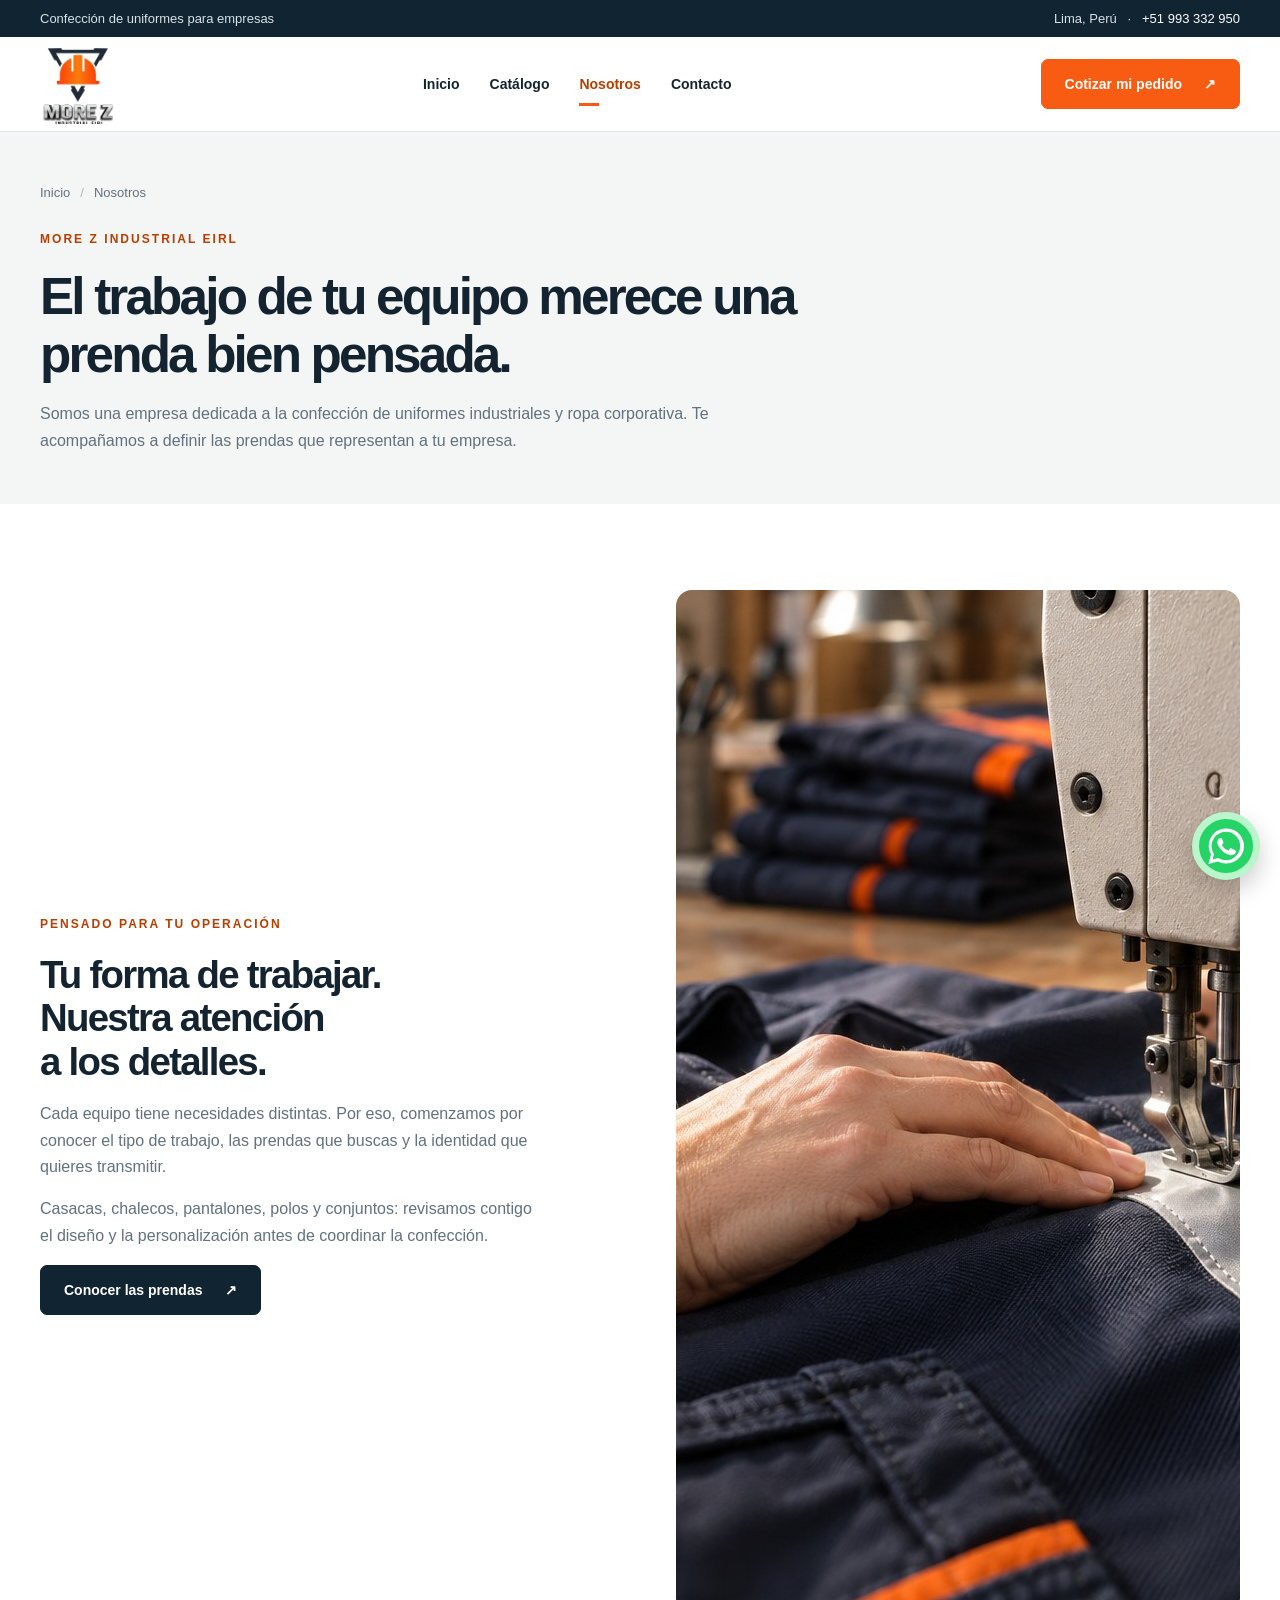
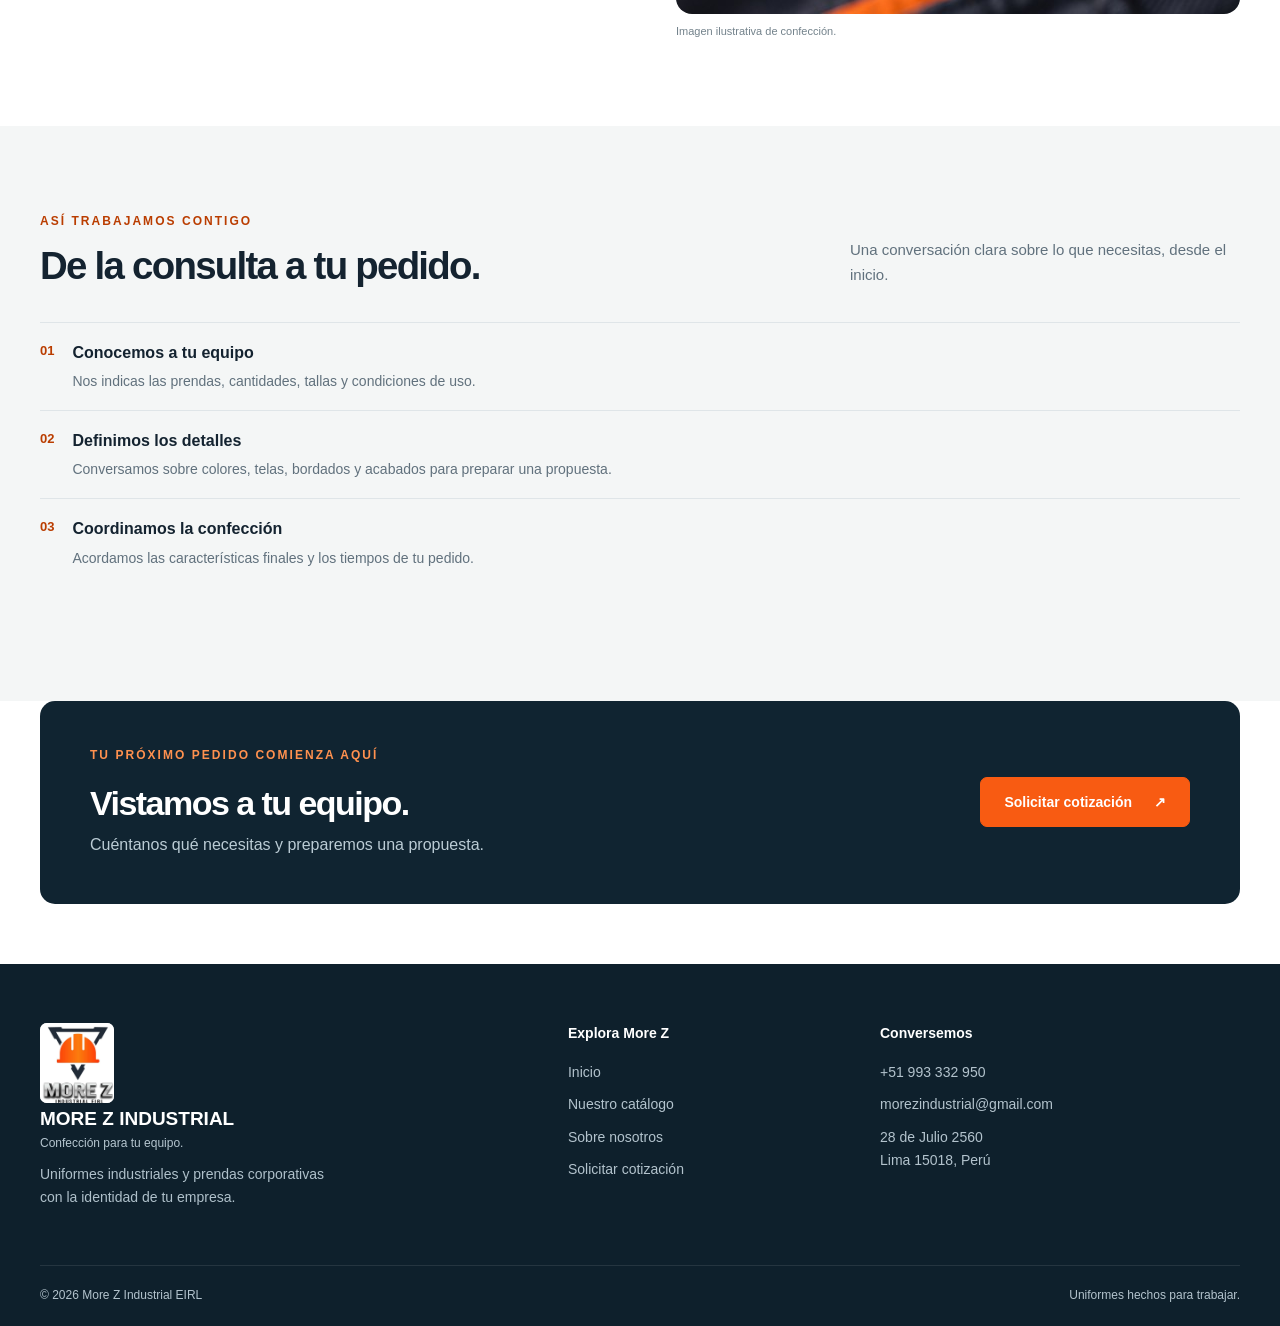
<file: nosotros.html>
<!doctype html>
<html lang="es">
<head>
<meta charset="utf-8">
<meta name="viewport" content="width=device-width, initial-scale=1">
<meta name="theme-color" content="#102431">
<title>Nosotros | More Z Industrial EIRL</title>
<meta name="description" content="More Z Industrial EIRL, confección de uniformes industriales y ropa corporativa en Lima.">
<link rel="icon" href="public/logo-morez.png">
<link rel="stylesheet" href="site.css?v=20260930-1">

<script src="site.js?v=20260930-1" defer></script>
</head>
<body>
<a class="skip" href="#contenido">Saltar al contenido</a>
<div class="topbar"><div class="container"><span>Confección de uniformes para empresas</span><span class="top-location">Lima, Perú &nbsp; · &nbsp; <a href="tel:+51993332950">+51 993 332 950</a></span></div></div>
<header class="site-header"><div class="container header-inner">
<a class="brand" href="index.html"><span class="logo-window"><img src="public/logo-morez.png" width="1080" height="1095" alt="More Z Industrial EIRL"></span></a>
<nav class="nav-links" id="navegacion" aria-label="Navegación principal"><a href="index.html">Inicio</a><a href="catalogo.html">Catálogo</a><a href="nosotros.html" aria-current="page">Nosotros</a><a href="contacto.html">Contacto</a></nav>
<a class="btn header-cta" href="contacto.html">Cotizar mi pedido <span aria-hidden="true">↗</span></a>
<button class="menu" type="button" aria-label="Abrir menú" aria-controls="navegacion" aria-expanded="false">☰</button>
</div></header>
<main id="contenido">

<section class="page-intro"><div class="container"><div class="breadcrumb"><a href="index.html">Inicio</a><span>/</span>Nosotros</div><span class="eyebrow">More Z Industrial EIRL</span><h1>El trabajo de tu equipo merece una prenda bien pensada.</h1><p>Somos una empresa dedicada a la confección de uniformes industriales y ropa corporativa. Te acompañamos a definir las prendas que representan a tu empresa.</p></div></section>
<section class="section"><div class="container craft-grid"><div class="craft-copy"><span class="eyebrow">Pensado para tu operación</span><h2>Tu forma de trabajar.<br>Nuestra atención<br>a los detalles.</h2><p>Cada equipo tiene necesidades distintas. Por eso, comenzamos por conocer el tipo de trabajo, las prendas que buscas y la identidad que quieres transmitir.</p><p>Casacas, chalecos, pantalones, polos y conjuntos: revisamos contigo el diseño y la personalización antes de coordinar la confección.</p><a class="btn dark" href="catalogo.html">Conocer las prendas <span aria-hidden="true">↗</span></a></div><div class="craft-photo"><img src="public/confeccion-morez.jpg" width="1536" height="1024" alt="Escena ilustrativa de confección y detalle de costuras" loading="lazy"><div class="image-caption">Imagen ilustrativa de confección.</div></div></div></section>
<section class="section soft"><div class="container"><div class="section-head"><div><span class="eyebrow">Así trabajamos contigo</span><h2>De la consulta a tu pedido.</h2></div><p>Una conversación clara sobre lo que necesitas, desde el inicio.</p></div><ol class="number-list"><li><span>01</span><div><strong>Conocemos a tu equipo</strong><p>Nos indicas las prendas, cantidades, tallas y condiciones de uso.</p></div></li><li><span>02</span><div><strong>Definimos los detalles</strong><p>Conversamos sobre colores, telas, bordados y acabados para preparar una propuesta.</p></div></li><li><span>03</span><div><strong>Coordinamos la confección</strong><p>Acordamos las características finales y los tiempos de tu pedido.</p></div></li></ol></div></section><section class="container"><div class="cta-panel"><div><span class="eyebrow">Tu próximo pedido comienza aquí</span><h2>Vistamos a tu equipo.</h2><p>Cuéntanos qué necesitas y preparemos una propuesta.</p></div><a class="btn" href="contacto.html">Solicitar cotización <span aria-hidden="true">↗</span></a></div></section>
</main>
<footer class="site-footer"><div class="container footer-grid">
<div><a class="footer-brand" href="index.html"><span class="logo-window"><img src="public/logo-morez.png" width="1080" height="1095" alt="More Z Industrial EIRL"></span><span><strong>MORE Z INDUSTRIAL</strong><small>Confección para tu equipo.</small></span></a><p>Uniformes industriales y prendas corporativas con la identidad de tu empresa.</p></div>
<div><h3>Explora More Z</h3><a href="index.html">Inicio</a><a href="catalogo.html">Nuestro catálogo</a><a href="nosotros.html">Sobre nosotros</a><a href="contacto.html">Solicitar cotización</a></div>
<div><h3>Conversemos</h3><a href="tel:+51993332950">+51 993 332 950</a><a href="mailto:morezindustrial@gmail.com">morezindustrial@gmail.com</a><a href="contacto.html#ubicacion">28 de Julio 2560<br>Lima 15018, Perú</a></div>
</div><div class="container footer-bottom"><span>© 2026 More Z Industrial EIRL</span><span>Uniformes hechos para trabajar.</span></div></footer>

  <script src="seo.js"></script>

</body>
</html>
</file>
<file: site.css>
/* Morez Industrial — shared design system */
:root{--ink:#142330;--muted:#61717d;--orange:#f85b12;--orange-dark:#ba3d00;--navy:#102431;--paper:#f4f6f6;--line:#dfe5e8;--radius:16px}
*{box-sizing:border-box}html{scroll-behavior:smooth;scroll-padding-top:110px}body{margin:0;font:16px/1.65 "Segoe UI",Arial,sans-serif;color:var(--ink);background:#fff}a{color:inherit;text-decoration:none}button,input,textarea{font:inherit}button,a{ -webkit-tap-highlight-color:transparent}button{cursor:pointer}img{display:block;max-width:100%}h1,h2,h3,p{margin-top:0}h1,h2,h3{line-height:1.13;letter-spacing:-.04em}p{color:var(--muted)}:focus-visible{outline:3px solid #ea702e;outline-offset:5px}[hidden]{display:none!important}.container{width:min(1280px,calc(100% - 80px));margin-inline:auto}.skip{position:fixed;top:-100px;left:16px;background:white;padding:12px;z-index:100}.skip:focus{top:10px}.topbar{background:var(--navy);color:#d9e2e6;font-size:13px}.topbar .container{display:flex;justify-content:space-between;padding-block:8px}.topbar a{color:white}.site-header{position:sticky;top:0;z-index:30;background:#fffffffa;border-bottom:1px solid var(--line);backdrop-filter:blur(12px)}.header-inner{display:flex;align-items:center;justify-content:space-between;gap:28px;min-height:94px}.brand{display:flex;align-items:center;gap:12px;flex-shrink:0}.logo-window{position:relative;width:74px;height:80px;overflow:hidden;background:white;display:block}.logo-window img{position:absolute;width:120px;max-width:none;left:-23px;top:-20px}.brand-name{font-size:19px;font-weight:850;line-height:1.2;letter-spacing:-.02em}.brand-name small{display:block;margin-top:6px;font-size:11px;letter-spacing:.16em;text-transform:uppercase;font-weight:700;color:var(--orange-dark)}.nav-links{display:flex;align-items:center;gap:30px}.nav-links>a{font-size:14px;font-weight:650;padding:10px 0;position:relative}.nav-links>a[aria-current=page]{color:var(--orange-dark)}.nav-links>a[aria-current=page]:after{content:"";position:absolute;bottom:0;left:0;width:20px;height:3px;background:var(--orange)}.btn{display:inline-flex;align-items:center;justify-content:center;gap:22px;background:var(--orange);border:1px solid var(--orange);border-radius:7px;color:#fff;font-weight:700;font-size:14px;min-height:50px;padding:12px 23px;transition:background .18s,transform .18s}.btn:hover{background:#d74602;border-color:#d74602;transform:translateY(-2px)}.btn.light{background:white;color:var(--ink);border-color:var(--line)}.btn.dark{background:var(--navy);border-color:var(--navy)}.text-link{display:inline-flex;gap:20px;align-items:center;font-weight:700;font-size:14px;color:var(--orange-dark);border-bottom:1px solid #ffbd9c;padding-bottom:5px}.menu{display:none;background:none;border:1px solid var(--line);border-radius:6px;width:44px;height:44px;font-size:24px}.hero-shell{padding:28px 0 0;background:var(--paper)}.hero{display:grid;grid-template-columns:46% 54%;background:var(--navy);border-radius:20px;overflow:hidden;min-height:595px}.hero-copy{padding:65px 44px;color:#fff;display:flex;flex-direction:column;justify-content:center;align-items:flex-start}.eyebrow{display:block;font-size:12px;font-weight:800;letter-spacing:.17em;text-transform:uppercase;color:var(--orange-dark);margin-bottom:18px}.hero .eyebrow,.dark-section .eyebrow,.cta-panel .eyebrow{color:#ff914f}.eyebrow.line{display:flex;align-items:center;gap:12px}.eyebrow.line:before{content:"";width:26px;height:2px;background:var(--orange)}h1{font-size:clamp(42px,4.65vw,66px);font-weight:750;margin-bottom:24px;letter-spacing:-.055em}.hero h1 em{font-style:normal;color:#ff8d49}.hero-copy>p{color:#bacbd5;max-width:410px;font-size:16px;line-height:1.75;margin-bottom:30px}.hero-actions{display:flex;gap:14px;flex-wrap:wrap;align-items:center}.hero-actions .plain-link{font-size:14px;color:white;border-bottom:1px solid #859aa5;padding:9px 0}.hero-footnote{font-size:12px!important;letter-spacing:.02em;color:#9badb8!important;margin:30px 0 0!important}.hero-photo{position:relative;min-height:540px}.hero-photo>img{position:absolute;inset:0;width:100%;height:100%;object-fit:cover;object-position:65% center}.photo-label{position:absolute;bottom:26px;left:26px;right:26px;background:#102431d9;color:white;border-left:3px solid var(--orange);padding:15px 20px;backdrop-filter:blur(6px)}.photo-label small{display:block;text-transform:uppercase;letter-spacing:.15em;font-size:11px;color:#c6d2da}.photo-label strong{font-weight:650;font-size:17px}.benefits{display:grid;grid-template-columns:repeat(3,1fr);gap:30px;padding:28px 0 30px}.benefit{display:flex;align-items:center;gap:16px}.benefit+.benefit{border-left:1px solid #d8e0e4;padding-left:30px}.benefit>span{font-size:25px;font-weight:300;color:#c14c16}.benefit strong{font-size:14px;display:block}.benefit small{color:var(--muted);font-size:13px}.section{padding-block:86px}.section.soft{background:var(--paper)}.section-head{display:flex;justify-content:space-between;gap:40px;align-items:flex-end;margin-bottom:34px}.section-head .eyebrow{margin-bottom:12px}h2{font-size:clamp(30px,3vw,44px);font-weight:750;letter-spacing:-.045em;margin-bottom:18px}.section-head h2{margin-bottom:0}.section-head p{max-width:390px;margin-bottom:0;font-size:15px}.category-grid{display:grid;grid-template-columns:repeat(3,1fr);gap:23px}.category{display:grid;grid-template-columns:1fr 46%;background:var(--paper);border:1px solid #edf0f2;border-radius:12px;overflow:hidden;min-height:214px;transition:transform .2s}.category:hover{transform:translateY(-4px)}.category-content{padding:26px 0 23px 24px;display:flex;flex-direction:column;align-items:flex-start}.category small{font-size:11px;letter-spacing:.12em;color:var(--muted);text-transform:uppercase}.category h3{font-size:23px;margin:13px 0}.category .arrow{margin-top:auto;color:var(--orange-dark);font-size:23px}.category img{width:100%;height:214px;object-fit:contain;mix-blend-mode:multiply;padding:15px 10px}.product-grid{display:grid;grid-template-columns:repeat(4,minmax(0,1fr));gap:22px}.product-card{background:#fff;border:1px solid var(--line);border-radius:12px;overflow:hidden;display:flex;flex-direction:column;transition:box-shadow .2s,transform .2s}.product-card:hover{box-shadow:0 14px 35px #10243112;transform:translateY(-4px)}.product-photo{border:0;border-bottom:1px solid #edf0f2;background:white;position:relative;padding:20px;aspect-ratio:1/1.05;display:block;width:100%;overflow:hidden}.product-photo img{width:100%;height:100%;object-fit:contain;transition:transform .3s}.product-photo:hover img{transform:scale(1.035)}.product-zoom{position:absolute;right:12px;bottom:12px;background:var(--paper);border:1px solid var(--line);width:29px;height:29px;border-radius:50%;display:grid;place-items:center;font-size:20px}.product-info{padding:21px;display:flex;flex-direction:column;flex:1;align-items:flex-start}.product-type{font-size:11px;text-transform:uppercase;letter-spacing:.12em;color:var(--orange-dark);font-weight:700;margin-bottom:8px}.product-info h3{font-size:18px;line-height:1.3;letter-spacing:-.025em;margin-bottom:10px}.product-info p{font-size:14px;line-height:1.6;margin-bottom:18px}.product-info .product-button{margin-top:auto;width:100%;border:1px solid var(--line);border-radius:5px;background:white;text-align:left;display:flex;justify-content:space-between;gap:12px;padding:11px 13px;color:var(--navy);font-size:13px;font-weight:700}.product-button:hover{background:var(--navy);color:white;border-color:var(--navy)}.craft-grid{display:grid;grid-template-columns:1fr 1fr;gap:72px;align-items:center}.craft-photo{position:relative}.craft-photo>img{width:100%;aspect-ratio:1.12;object-fit:cover;border-radius:16px}.image-caption{font-size:11px;color:#73828b;margin-top:8px}.craft-copy>p{font-size:16px;max-width:500px}.number-list{list-style:none;padding:0;margin:28px 0}.number-list li{display:flex;gap:18px;border-top:1px solid var(--line);padding:17px 0}.number-list span{font-size:13px;color:var(--orange-dark);font-weight:700}.number-list strong{display:block;font-size:16px}.number-list p{font-size:14px;margin:4px 0 0}.cta-panel{border-radius:15px;background:var(--navy);padding:45px 50px;color:white;display:flex;justify-content:space-between;align-items:center;gap:35px}.cta-panel h2{font-size:34px;margin-bottom:10px}.cta-panel p{color:#bbccd5;margin-bottom:0}.cta-panel .btn{flex-shrink:0}.site-footer{margin-top:60px;background:#0e202c;color:#b3c3cd;padding-top:50px;font-size:14px}.footer-grid{display:grid;grid-template-columns:1.3fr .7fr 1fr;gap:60px;padding-bottom:42px}.footer-brand{display:flex;gap:15px;align-items:center;margin-bottom:18px}.footer-brand .logo-window{border-radius:7px}.footer-brand strong{color:white;font-size:19px}.footer-brand small{display:block;font-size:12px;color:#b6c6d0}.footer-grid p{color:#afc0ca;max-width:290px;font-size:14px}.footer-grid h3{font-size:14px;letter-spacing:0;color:white;margin:12px 0 20px}.footer-grid a:not(.brand){display:block;margin:9px 0;overflow-wrap:anywhere}.footer-grid a:hover{color:white}.footer-bottom{padding-block:20px;border-top:1px solid #ffffff18;display:flex;justify-content:space-between;font-size:12px}.page-intro{background:var(--paper);padding:50px 0}.breadcrumb{font-size:13px;color:var(--muted);margin-bottom:26px}.breadcrumb span{color:#a9b5bc;margin:0 10px}.page-intro h1{font-size:clamp(36px,4vw,54px);max-width:830px;margin-bottom:18px}.page-intro p{max-width:690px;margin-bottom:0}.catalog-tools{display:flex;justify-content:space-between;align-items:center;gap:20px;margin-bottom:30px;flex-wrap:wrap}.filter-list{display:flex;gap:8px;flex-wrap:wrap}.filter{font-size:14px;padding:10px 17px;background:white;border:1px solid var(--line);border-radius:50px;color:var(--muted)}.filter[aria-pressed=true]{background:var(--navy);border-color:var(--navy);color:white}.result-count{font-size:13px;color:var(--muted)}.catalog-note{margin-top:30px;font-size:13px}.about-banner{width:100%;max-height:500px;object-fit:cover;border-radius:16px}.contact-layout{display:grid;grid-template-columns:.9fr 1.1fr;gap:70px;align-items:start}.contact-item{border-bottom:1px solid var(--line);padding:20px 0}.contact-item:first-of-type{padding-top:0}.contact-item small{display:block;color:var(--muted);font-size:12px;font-weight:650;letter-spacing:.12em;text-transform:uppercase;margin-bottom:6px}.contact-item a{overflow-wrap:anywhere;font-size:20px;font-weight:650;letter-spacing:-.025em}.contact-item p{margin-bottom:0;color:var(--ink)}.contact-item .text-link{font-size:14px;margin-top:12px}.contact-note{margin-top:22px;font-size:14px}.form-panel{padding:32px;background:var(--paper);border:1px solid var(--line);border-radius:14px}.form-panel h2{font-size:27px;margin-bottom:10px}.form-panel>p{font-size:14px;margin-bottom:24px}.form-row{display:grid;grid-template-columns:1fr 1fr;gap:18px}.field{display:grid;gap:7px;margin-bottom:18px}.field label{font-size:14px;font-weight:650}.field input,.field textarea{width:100%;min-width:0;border:1px solid #ced9df;background:#fff;border-radius:6px;padding:12px 14px;color:var(--ink);font-size:16px}.field textarea{min-height:145px;resize:vertical}.form-note{font-size:12px;color:var(--muted);margin:14px 0 0}.modal{border:0;border-radius:18px;width:min(850px,calc(100% - 32px));padding:0;max-height:90vh;overflow:auto;box-shadow:0 30px 90px #0005}.modal::backdrop{background:#071622bb;backdrop-filter:blur(4px)}.modal-layout{display:grid;grid-template-columns:1fr 1fr}.modal-image{padding:30px;background:white;display:flex;align-items:center}.modal-image img{width:100%;max-height:65vh;object-fit:contain}.modal-copy{padding:55px 30px 35px;background:var(--paper)}.modal-copy h2{font-size:30px}.modal-copy p{font-size:15px}.modal-close{position:absolute;right:12px;top:12px;width:36px;height:36px;border:1px solid var(--line);border-radius:50%;background:white;font-size:24px;line-height:1}.modal-copy .btn{margin-top:20px;width:100%}
@media(min-width:1500px){.hero{min-height:650px}.hero-copy{padding:70px 55px}}
@media(max-width:1100px){.container{width:calc(100% - 48px)}.brand-name{font-size:17px}.nav-links{gap:20px}.header-cta{display:none}.hero-copy{padding:40px 30px}.hero{grid-template-columns:48% 52%;min-height:550px}.hero h1{font-size:49px}.hero-photo{min-height:550px}.category-grid{gap:16px}.category h3{font-size:20px}.craft-grid{gap:40px}.product-grid{gap:16px}.product-info{padding:17px}.product-info h3{font-size:17px}}
@media(max-width:760px){.container{width:calc(100% - 36px)}.topbar .container{justify-content:center}.topbar .top-location{display:none}.header-inner{min-height:80px}.logo-window{width:60px;height:64px}.logo-window img{width:100px;left:-20px;top:-17px}.brand-name{font-size:16px}.brand-name small{font-size:9px;letter-spacing:.08em}.brand{gap:9px}.menu{display:block}.nav-links{display:none;position:absolute;top:100%;left:0;right:0;padding:18px;background:white;border-bottom:1px solid var(--line);flex-direction:column;align-items:stretch;gap:5px}.nav-links.open{display:flex}.nav-links>a{padding:10px 12px}.nav-links>a[aria-current=page]:after{display:none}.hero-shell{padding-top:16px}.hero{grid-template-columns:1fr;border-radius:13px}.hero-copy{padding:35px 27px}.hero h1{font-size:clamp(39px,8vw,52px);max-width:540px}.hero-copy>p{font-size:15px}.hero-footnote{margin-top:20px!important}.hero-photo{min-height:0;height:350px}.hero-photo>img{object-position:center 38%}.photo-label{bottom:16px;left:16px;right:16px;padding:11px 15px}.photo-label strong{font-size:15px}.benefits{gap:12px;padding-block:22px}.benefit{display:block}.benefit+.benefit{padding-left:14px}.benefit>span{font-size:18px}.benefit strong{font-size:12px}.benefit small{font-size:11px;line-height:1.5;display:block}.section{padding-block:55px}.section-head{align-items:flex-start;flex-direction:column;gap:18px}.section-head p{font-size:15px}.category-grid{grid-template-columns:1fr}.category{min-height:170px;grid-template-columns:1fr 45%}.category img{height:170px}.category h3{font-size:24px}.category-content{padding:22px}.product-grid{grid-template-columns:repeat(2,minmax(0,1fr));gap:13px}.product-photo{padding:12px}.product-info{padding:14px}.product-info h3{font-size:16px}.product-info p{font-size:13px}.product-type{font-size:10px}.product-info .product-button{font-size:12px;padding:10px}.craft-grid,.contact-layout{grid-template-columns:1fr;gap:35px}.craft-photo>img{aspect-ratio:1.25}.cta-panel{padding:30px;display:block}.cta-panel h2{font-size:30px}.cta-panel .btn{margin-top:23px}.footer-grid{grid-template-columns:1fr 1fr;gap:30px}.footer-grid>div:first-child{grid-column:1/-1}.site-footer{margin-top:35px}.footer-bottom{display:block}.footer-bottom span{display:block;margin-top:6px}.page-intro{padding-block:33px}.page-intro h1{font-size:38px}.catalog-tools{gap:15px}.filter-list{gap:7px}.filter{padding:8px 13px;font-size:13px}.contact-item a{font-size:18px}.modal-layout{grid-template-columns:1fr}.modal-image{padding:24px}.modal-image img{max-height:40vh}.modal-copy{padding:25px}.form-panel{padding:24px}.form-row{grid-template-columns:1fr;gap:0}}
.logo-window img{height:auto}
@media(max-width:380px){.header-inner{gap:10px}.brand-name{font-size:14px}.brand-name small{font-size:8px}.brand .logo-window{width:48px;height:55px}.brand .logo-window img{width:85px;left:-17px;top:-14px}.hero-copy{padding:30px 22px}.hero h1{font-size:37px}.hero-actions{gap:18px}.product-grid{grid-template-columns:1fr}.product-photo{aspect-ratio:1.15}.footer-grid{grid-template-columns:1fr}.footer-grid>div:first-child{grid-column:auto}}
@media(prefers-reduced-motion:reduce){html{scroll-behavior:auto}*,*:before,*:after{transition:none!important}}
.whatsapp-float {
  position: fixed;
  right: 1.25rem;
  bottom: 1.25rem;
  z-index: 1000;
  display: grid;
  width: 4.25rem;
  height: 4.25rem;
  place-items: center;
  padding: 0;
  border: .45rem solid #baf5cb;
  border-radius: 50%;
  background: #25d366;
  color: #fff;
  box-shadow: 0 10px 24px rgba(0, 0, 0, .2);
  text-decoration: none;
  transition: transform .2s ease, background .2s ease;
}

.whatsapp-float:hover {
  background: #1ebe5d;
  color: #fff;
  transform: translateY(-3px);
}

.whatsapp-float span {
  display: grid;
  width: 2.75rem;
  height: 2.75rem;
  place-items: center;
}

.whatsapp-float svg {
  display: block;
  width: 100%;
  height: 100%;
  fill: currentColor;
}

@media (max-width: 520px) {
  .whatsapp-float {
    right: .85rem;
    bottom: .85rem;
    width: 4rem;
    height: 4rem;
  }

  .whatsapp-float b { display: none; }
}
</file>
